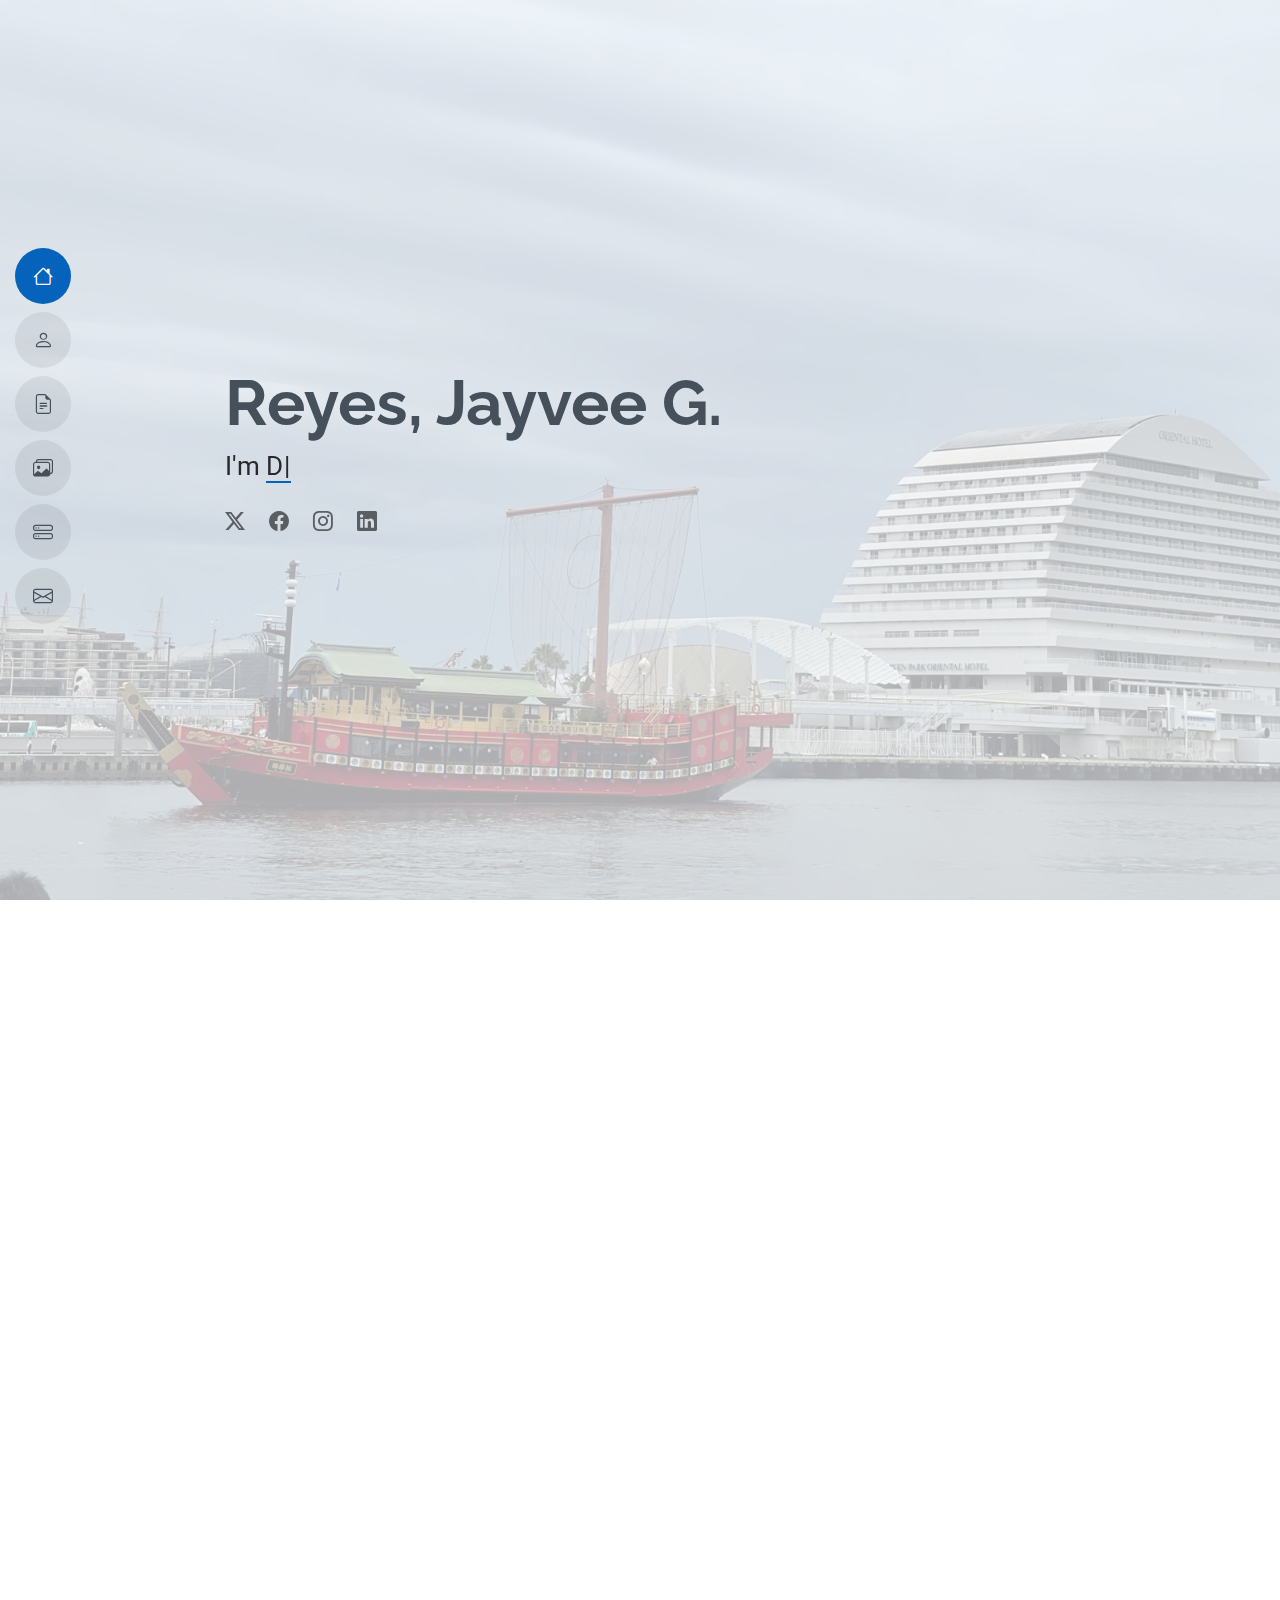
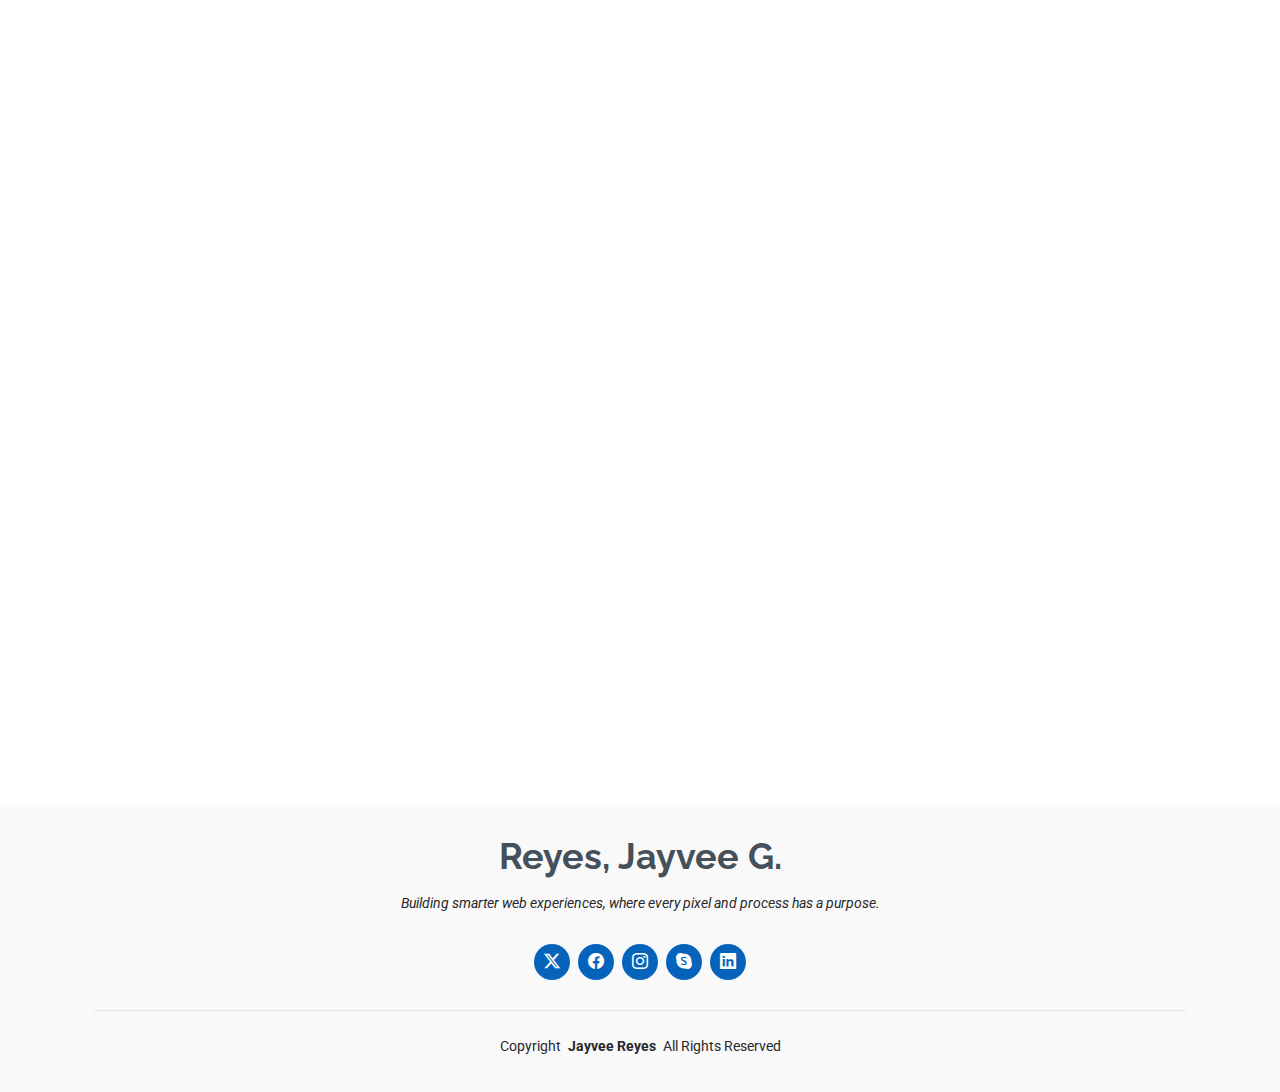
<file: index.html>
<!DOCTYPE html>
<html lang="en">

<head>
  <meta charset="utf-8">
  <meta content="width=device-width, initial-scale=1.0" name="viewport">
  <title>Reyes, Jayvee G. Portfolio</title>
  <meta content="" name="description">
  <meta content="" name="keywords">

  <!-- Favicons -->
  <link href="assets/img/favicon.jpg" rel="icon">
  <link href="assets/img/apple-touch-icon.jpg" rel="apple-touch-icon">

  <!-- Fonts -->
  <link href="https://fonts.googleapis.com" rel="preconnect">
  <link href="https://fonts.gstatic.com" rel="preconnect" crossorigin>
  <link href="https://fonts.googleapis.com/css2?family=Roboto:ital,wght@0,100;0,300;0,400;0,500;0,700;0,900;1,100;1,300;1,400;1,500;1,700;1,900&family=Poppins:ital,wght@0,100;0,200;0,300;0,400;0,500;0,600;0,700;0,800;0,900;1,100;1,200;1,300;1,400;1,500;1,600;1,700;1,800;1,900&family=Raleway:ital,wght@0,100;0,200;0,300;0,400;0,500;0,600;0,700;0,800;0,900;1,100;1,200;1,300;1,400;1,500;1,600;1,700;1,800;1,900&display=swap" rel="stylesheet">

  <!-- Vendor CSS Files -->
  <link href="assets/vendor/bootstrap/css/bootstrap.min.css" rel="stylesheet">
  <link href="assets/vendor/bootstrap-icons/bootstrap-icons.css" rel="stylesheet">
  <link href="assets/vendor/aos/aos.css" rel="stylesheet">
  <link href="assets/vendor/glightbox/css/glightbox.min.css" rel="stylesheet">
  <link href="assets/vendor/swiper/swiper-bundle.min.css" rel="stylesheet">

  <!-- Main CSS File -->
  <link href="assets/css/main.css" rel="stylesheet">

  <!-- =======================================================
  * Template Name: MyResume
  * Template URL: https://bootstrapmade.com/free-html-bootstrap-template-my-resume/
  * Updated: Jun 29 2024 with Bootstrap v5.3.3
  * Author: BootstrapMade.com
  * License: https://bootstrapmade.com/license/
  ======================================================== -->
</head>


<body class="index-page">

  <header id="header" class="header d-flex flex-column justify-content-center">

    <i class="header-toggle d-xl-none bi bi-list"></i>

    <nav id="navmenu" class="navmenu">
      <ul>
        <li><a href="#hero" class="active"><i class="bi bi-house navicon"></i><span>Home</span></a></li>
        <li><a href="#about"><i class="bi bi-person navicon"></i><span>About</span></a></li>
        <li><a href="#resume"><i class="bi bi-file-earmark-text navicon"></i><span>Resume</span></a></li>
        <li><a href="#portfolio"><i class="bi bi-images navicon"></i><span>Portfolio</span></a></li>
        <li><a href="#services"><i class="bi bi-hdd-stack navicon"></i><span>Services</span></a></li>
        <li><a href="#contact"><i class="bi bi-envelope navicon"></i><span>Contact</span></a></li>
      </ul>
    </nav>

  </header>

  <main class="main">

    <!-- Hero Section -->
    <section id="hero" class="hero section light-background">

      <img src="assets/img/hero-bg.jpg" alt="">

      <div class="container" data-aos="zoom-out">
        <div class="row justify-content-center">
          <div class="col-lg-9">
            <h2>Reyes, Jayvee G.</h2>
            <p>I'm <span class="typed" data-typed-items="Developer, Freelancer">Freelancer</span><span class="typed-cursor typed-cursor--blink" aria-hidden="true"></span></p>
            <div class="social-links">
              <a href="#"><i class="bi bi-twitter-x"></i></a>
              <a href="#"><i class="bi bi-facebook"></i></a>
              <a href="#"><i class="bi bi-instagram"></i></a>
              <a href="#"><i class="bi bi-linkedin"></i></a>
            </div>
          </div>
        </div>
      </div>

    </section><!-- /Hero Section -->

    <!-- About Section -->
    <section id="about" class="about section">

      <!-- Section Title -->
      <div class="container section-title" data-aos="fade-up">
        <h2>About</h2>
        <p>Computer Science undergraduate with practical experience in full-stack web development. Skilled in designing user-friendly, responsive interfaces using HTML, CSS, Bootstrap, and JavaScript. Backend expertise includes PHP and MySQL, supporting dynamic content with frameworks such as CI4, JQuery, and bootstrap, form handling, and secure session management.
        Collaborative, detail-oriented, and focused on building scalable, maintainable applications with a clean codebase and intuitive user interfaces.
        </p>
      </div><!-- End Section Title -->

      <div class="container" data-aos="fade-up" data-aos-delay="100">

        <div class="row gy-4 justify-content-center">
          <div class="col-lg-4">
            <img src="assets/img/profile-img.jpg" class="img-fluid" alt="">
          </div>
          <div class="col-lg-8 content">
            <h2>UI/UX Designer &amp; Web Developer.</h2>
            <p class="fst-italic py-3">
              Presented below is a comprehensive overview of my personal information, provided for your reference and consideration.
            </p>
            <div class="row">
              <div class="col-lg-6">
                <ul>
                  <li><i class="bi bi-chevron-right"></i> <strong>Birthday:</strong> <span>28 June 2005</span></li>
                  <li><i class="bi bi-chevron-right"></i> <strong>Phone:</strong> <span>----------------</span></li>
                  <li><i class="bi bi-chevron-right"></i> <strong>City:</strong> <span>Sto.Tomas, La Union</span></li>
                  <li><i class="bi bi-chevron-right"></i> <strong>Age:</strong> <span>20</span></li>
                </ul>
              </div>
              <div class="col-lg-6">
                <ul>
                  <li><i class="bi bi-chevron-right"></i> <strong>Degree:</strong> <span>BS in Computer Science (Undergradute)</span></li>
                  <li><i class="bi bi-chevron-right"></i> <strong>Email:</strong> <span>jayveegenetareyes@gmail.com</span></li>
                  <li><i class="bi bi-chevron-right"></i> <strong>Employment Availability:</strong> <span>Currently Available</span></li>
                </ul>
              </div>
            </div>
            <p class="py-3">
              <!-- Officiis eligendi itaque labore et dolorum mollitia officiis optio vero. Quisquam sunt adipisci omnis et ut. Nulla accusantium dolor incidunt officia tempore. Et eius omnis.
              Cupiditate ut dicta maxime officiis quidem quia. Sed et consectetur qui quia repellendus itaque neque. -->
            </p>
          </div>
        </div>

      </div>

    </section><!-- /About Section -->

    <!-- Skills Section -->
    <section id="skills" class="skills section">

      <!-- Section Title -->
      <div class="container section-title" data-aos="fade-up">
        <h2>Skills</h2>
        <p>Outlined below is a comprehensive list of my professional skills, offered to provide insight into my qualifications and areas of expertise.</p>
      </div><!-- End Section Title -->

      <div class="container" data-aos="fade-up" data-aos-delay="100">

        <div class="row skills-content skills-animation">

          <div class="col-lg-6">

            <div class="progress">
              <span class="skill"><span>HTML</span> <i class="val">100%</i></span>
              <div class="progress-bar-wrap">
                <div class="progress-bar" role="progressbar" aria-valuenow="100" aria-valuemin="0" aria-valuemax="100"></div>
              </div>
            </div><!-- End Skills Item -->

            <div class="progress">
              <span class="skill"><span>CSS</span> <i class="val">90%</i></span>
              <div class="progress-bar-wrap">
                <div class="progress-bar" role="progressbar" aria-valuenow="90" aria-valuemin="0" aria-valuemax="100"></div>
              </div>
            </div><!-- End Skills Item -->

            <div class="progress">
              <span class="skill"><span>JavaScript</span> <i class="val">75%</i></span>
              <div class="progress-bar-wrap">
                <div class="progress-bar" role="progressbar" aria-valuenow="75" aria-valuemin="0" aria-valuemax="100"></div>
              </div>
            </div><!-- End Skills Item -->

            <div class="progress">
              <span class="skill"><span>SQL</span> <i class="val">60%</i></span>
              <div class="progress-bar-wrap">
                <div class="progress-bar" role="progressbar" aria-valuenow="60" aria-valuemin="0" aria-valuemax="100"></div>
              </div>
            </div><!-- End Skills Item -->

          </div>

          <div class="col-lg-6">

            <div class="progress">
              <span class="skill"><span>PHP</span> <i class="val">90%</i></span>
              <div class="progress-bar-wrap">
                <div class="progress-bar" role="progressbar" aria-valuenow="90" aria-valuemin="0" aria-valuemax="100"></div>
              </div>
            </div><!-- End Skills Item -->

            <div class="progress">
              <span class="skill"><span>Codeigniter</span> <i class="val">90%</i></span>
              <div class="progress-bar-wrap">
                <div class="progress-bar" role="progressbar" aria-valuenow="90" aria-valuemin="0" aria-valuemax="100"></div>
              </div>
            </div><!-- End Skills Item -->

            <div class="progress">
              <span class="skill"><span>JQuery</span> <i class="val">70%</i></span>
              <div class="progress-bar-wrap">
                <div class="progress-bar" role="progressbar" aria-valuenow="90" aria-valuemin="0" aria-valuemax="100"></div>
              </div>
            </div><!-- End Skills Item -->

          </div>

        </div>

      </div>

    </section><!-- /Skills Section -->

    <!-- Resume Section -->
    <section id="resume" class="resume section">

      <!-- Section Title -->
      <div class="container section-title" data-aos="fade-up">
        <h2>Resume</h2>
        <p>For additional context and a detailed overview of my professional background, please refer to the résumé below.</p>
      </div><!-- End Section Title -->

      <div class="container">

        <div class="row">

          <div class="col-lg-6" data-aos="fade-up" data-aos-delay="100">
            <h3 class="resume-title">Summary</h3>

            <div class="resume-item pb-0">
              <h4>Reyes, Jayvee G.</h4>
              <p><em>Computer Science undergraduate with experience in full-stack web development. Skilled in responsive UI design, dynamic PHP/MySQL integration, and enhancing UX with SweetAlert, localStorage, and CSS transitions.</em></p>
              <ul>
                <li>Sto.Tomas, La Union</li>
                <li>-----------------</li>
                <li>jayveegenetareyes@gmail.com</li>
              </ul>
            </div><!-- End Resume Item -->

            <h3 class="resume-title">Education</h3>
            <div class="resume-item">
              <h4>Bachelor of Science in Computer Science</h4>
              <h5>2023 - Present</h5>
              <p><em>Don Mariano Marcos Memorial State University - South La Union Campus</em></p>
              <p>Studying Computer Science at DMMMSU–South La Union Campus in the Philippines, I’ve gained a strong foundation in algorithmic thinking, software development, and computing solutions. The program emphasizes practical skills in designing and implementing efficient, user-centered applications across platforms.</p>
            </div><!-- Edn Resume Item -->

          </div>

          <div class="col-lg-6" data-aos="fade-up" data-aos-delay="200">
            <h3 class="resume-title">Professional Experience</h3>
            <div class="resume-item">
              <h4>WEB DEVELOPMENT</h4>
              <h5>2024 - Present</h5>
              <ul>
                <li>Developed and maintained dynamic, responsive websites for a diverse range of clients, leveraging extensive knowledge in web technologies such as Java, JavaScript, PHP, CSS, and HTML.</li>
                <li>Collaborated closely with clients to understand their needs and translate them into functional, visually appealing websites.</li>
                <li>Managed all aspects of the web development lifecycle, from initial design concepts to final deployment and ongoing maintenance.</li>
                <li>Demonstrated proficiency in troubleshooting, debugging, and optimizing web applications to ensure seamless performance and user experience. </li>
                <li>Built and integrated custom features, implemented database connectivity, and ensured cross-browser compatibility. </li>
                <li>Consistently delivered projects on time and within budget, earning positive feedback for technical expertise, creativity, and professionalism.</li>

              </ul>
            </div><!-- Edn Resume Item -->

            <div class="resume-item">
              <h4>DATABASE MANAGEMENT</h4>
              <h5>2024 - Present</h5>
              <ul>
                <li>Managed and maintained databases using MySQL, ensuring data integrity and security. </li>
                <li>Leveraged extensive knowledge in SQL queries to optimize database performance. </li>
                <li>Developed, implemented, and maintained complex SQL queries to support data retrieval, manipulation, and reporting needs. </li>
                <li>Designed and managed relational database schemas to support various applications and business requirements. </li>
                <li>Consistently delivered projects on time and within budget, earning positive feedback for technical expertise, problem-solving skills, and professionalism.</li>

              </ul>
            </div><!-- Edn Resume Item -->

          </div>

        </div>

      </div>

    </section><!-- /Resume Section -->

    <!-- Portfolio Section -->
    <section id="portfolio" class="portfolio section">

      <!-- Section Title -->
      <div class="container section-title" data-aos="fade-up">
        <h2>Portfolio</h2>
        <p>Below are some of the web projects I've built using HTML, CSS, JavaScript, PHP, and MySQL, each one crafted with responsive layouts, dynamic interactivity, and secure database integration for storing and managing data efficiently
        </p>
      </div><!-- End Section Title -->

      <div class="container">

        <div class="isotope-layout" data-default-filter="*" data-layout="masonry" data-sort="original-order">

          <ul class="portfolio-filters isotope-filters" data-aos="fade-up" data-aos-delay="100">
            <li data-filter="*" class="filter-active">All</li>
            <li data-filter=".filter-web">Web-Development</li>
            <li data-filter=".filter-product">Landing Page</li>
            <li data-filter=".filter-branding">Simple Web</li>
          </ul><!-- End Portfolio Filters -->

          <div class="row gy-4 isotope-container" data-aos="fade-up" data-aos-delay="200">

            <div class="col-lg-4 col-md-6 portfolio-item isotope-item filter-web">
              <img src="assets/img/masonry-portfolio/portfolio-1.png" class="img-fluid" alt="">
              <div class="portfolio-info">
                <h4>Cogentrix Landing Page</h4>
                <p>Landing Page for an Educational Website</p>
                <a href="assets/img/masonry-portfolio/portfolio-1.jpg" title="Cogentrix_Landing_Page" data-gallery="portfolio-gallery-app" class="glightbox preview-link"><i class="bi bi-zoom-in"></i></a>
                <a href="portfolio/cogentrix-landing-page.html" title="More Details" class="details-link"><i class="bi bi-link-45deg"></i></a>
              </div>
            </div><!-- End Portfolio Item -->

            <div class="col-lg-4 col-md-6 portfolio-item isotope-item filter-product">
              <img src="assets/img/masonry-portfolio/portfolio-2.png" class="img-fluid" alt="">
              <div class="portfolio-info">
                <h4>POS Website</h4>
                <p>E-Commerce Website for Inventory and Sales Tracking</p>
                <a href="assets/img/masonry-portfolio/portfolio-2.png" title="Product 1" data-gallery="portfolio-gallery-product" class="glightbox preview-link"><i class="bi bi-zoom-in"></i></a>
                <a href="portfolio/pos-website.html" title="More Details" class="details-link"><i class="bi bi-link-45deg"></i></a>
              </div>
            </div><!-- End Portfolio Item -->


          </div><!-- End Portfolio Container -->

        </div>

      </div>

    </section><!-- /Portfolio Section -->

    <!-- Services Section -->
    <section id="services" class="services section">

      <!-- Section Title -->
      <div class="container section-title" data-aos="fade-up">
        <h2>Services</h2>
        <p>For more details and clarifications, here is a quick overview of the services I currently provide</p>
      </div><!-- End Section Title -->

      <div class="container">

        <div class="row gy-4">

          <div class="col-lg-4 col-md-6" data-aos="fade-up" data-aos-delay="100">
            <div class="service-item item-cyan position-relative">
              <div class="icon">
                <svg width="100" height="100" viewBox="0 0 600 600" xmlns="http://www.w3.org/2000/svg">
                  <path stroke="none" stroke-width="0" fill="#f5f5f5" d="M300,521.0016835830174C376.1290562159157,517.8887921683347,466.0731472004068,529.7835943286574,510.70327084640275,468.03025145048787C554.3714126377745,407.6079735673963,508.03601936045806,328.9844924480964,491.2728898941984,256.3432110539036C474.5976632858925,184.082847569629,479.9380746630129,96.60480741107993,416.23090153303,58.64404602377083C348.86323505073057,18.502131276798302,261.93793281208167,40.57373210992963,193.5410806939664,78.93577620505333C130.42746243093433,114.334589627462,98.30271207620316,179.96522072025542,76.75703585869454,249.04625023123273C51.97151888228291,328.5150500222984,13.704378332031375,421.85034740162234,66.52175969318436,486.19268352777647C119.04800174914682,550.1803526380478,217.28368757567262,524.383925680826,300,521.0016835830174"></path>
                </svg>
                <i class="bi bi-activity"></i>
              </div>
              <a href="service-details.html" class="stretched-link">
                <h3>Nesciunt Mete</h3>
              </a>
              <p>Provident nihil minus qui consequatur non omnis maiores. Eos accusantium minus dolores iure perferendis tempore et consequatur.</p>
              <a href="service-details.html" class="stretched-link"></a>
            </div>
          </div><!-- End Service Item -->

          <div class="col-lg-4 col-md-6" data-aos="fade-up" data-aos-delay="200">
            <div class="service-item item-orange position-relative">
              <div class="icon">
                <svg width="100" height="100" viewBox="0 0 600 600" xmlns="http://www.w3.org/2000/svg">
                  <path stroke="none" stroke-width="0" fill="#f5f5f5" d="M300,582.0697525312426C382.5290701553225,586.8405444964366,449.9789794690241,525.3245884688669,502.5850820975895,461.55621195738473C556.606425686781,396.0723002908107,615.8543463187945,314.28637112970534,586.6730223649479,234.56875336149918C558.9533121215079,158.8439757836574,454.9685369536778,164.00468322053177,381.49747125262974,130.76875717737553C312.15926192815925,99.40240125094834,248.97055460311594,18.661163978235184,179.8680185752513,50.54337015887873C110.5421016452524,82.52863877960104,119.82277516462835,180.83849132639028,109.12597500060166,256.43424936330496C100.08760227029461,320.3096726198365,92.17705696193138,384.0621239912766,124.79988738764834,439.7174275375508C164.83382741302287,508.01625554203684,220.96474134820875,577.5009287672846,300,582.0697525312426"></path>
                </svg>
                <i class="bi bi-broadcast"></i>
              </div>
              <a href="service-details.html" class="stretched-link">
                <h3>Eosle Commodi</h3>
              </a>
              <p>Ut autem aut autem non a. Sint sint sit facilis nam iusto sint. Libero corrupti neque eum hic non ut nesciunt dolorem.</p>
              <a href="service-details.html" class="stretched-link"></a>
            </div>
          </div><!-- End Service Item -->

          <div class="col-lg-4 col-md-6" data-aos="fade-up" data-aos-delay="300">
            <div class="service-item item-teal position-relative">
              <div class="icon">
                <svg width="100" height="100" viewBox="0 0 600 600" xmlns="http://www.w3.org/2000/svg">
                  <path stroke="none" stroke-width="0" fill="#f5f5f5" d="M300,541.5067337569781C382.14930387511276,545.0595476570109,479.8736841581634,548.3450877840088,526.4010558755058,480.5488172755941C571.5218469581645,414.80211281144784,517.5187510058486,332.0715597781072,496.52539010469104,255.14436215662573C477.37192572678356,184.95920475031193,473.57363656557914,105.61284051026155,413.0603344069578,65.22779650032875C343.27470386102294,18.654635553484475,251.2091493199835,5.337323636656869,175.0934190732945,40.62881213300186C97.87086631185822,76.43348514350839,51.98124368387456,156.15599469081315,36.44837278890362,239.84606092416172C21.716077023791087,319.22268207091537,43.775223500013084,401.1760424656574,96.891909868211,461.97329694683043C147.22146801428983,519.5804099606455,223.5754009179313,538.201503339737,300,541.5067337569781"></path>
                </svg>
                <i class="bi bi-easel"></i>
              </div>
              <a href="service-details.html" class="stretched-link">
                <h3>Ledo Markt</h3>
              </a>
              <p>Ut excepturi voluptatem nisi sed. Quidem fuga consequatur. Minus ea aut. Vel qui id voluptas adipisci eos earum corrupti.</p>
              <a href="service-details.html" class="stretched-link"></a>
            </div>
          </div><!-- End Service Item -->

          <div class="col-lg-4 col-md-6" data-aos="fade-up" data-aos-delay="400">
            <div class="service-item item-red position-relative">
              <div class="icon">
                <svg width="100" height="100" viewBox="0 0 600 600" xmlns="http://www.w3.org/2000/svg">
                  <path stroke="none" stroke-width="0" fill="#f5f5f5" d="M300,503.46388370962813C374.79870501325706,506.71871716319447,464.8034551963731,527.1746412648533,510.4981551193396,467.86667711651364C555.9287308511215,408.9015244558933,512.6030010748507,327.5744911775523,490.211057578863,256.5855673507754C471.097692560561,195.9906835881958,447.69079081568157,138.11976852964426,395.19560036434837,102.3242989838813C329.3053358748298,57.3949838291264,248.02791733380457,8.279543830951368,175.87071277845988,42.242879143198664C103.41431057327972,76.34704239035025,93.79494320519305,170.9812938413882,81.28167332365135,250.07896920659033C70.17666984294237,320.27484674793965,64.84698225790005,396.69656628748305,111.28512138212992,450.4950937839243C156.20124167950087,502.5303643271138,231.32542653798444,500.4755392045468,300,503.46388370962813"></path>
                </svg>
                <i class="bi bi-bounding-box-circles"></i>
              </div>
              <a href="service-details.html" class="stretched-link">
                <h3>Asperiores Commodit</h3>
              </a>
              <p>Non et temporibus minus omnis sed dolor esse consequatur. Cupiditate sed error ea fuga sit provident adipisci neque.</p>
              <a href="service-details.html" class="stretched-link"></a>
            </div>
          </div><!-- End Service Item -->

          <div class="col-lg-4 col-md-6" data-aos="fade-up" data-aos-delay="500">
            <div class="service-item item-indigo position-relative">
              <div class="icon">
                <svg width="100" height="100" viewBox="0 0 600 600" xmlns="http://www.w3.org/2000/svg">
                  <path stroke="none" stroke-width="0" fill="#f5f5f5" d="M300,532.3542879108572C369.38199826031484,532.3153073249985,429.10787420159085,491.63046689027357,474.5244479745417,439.17860296908856C522.8885846962883,383.3225815378663,569.1668002868075,314.3205725914397,550.7432151929288,242.7694973846089C532.6665558377875,172.5657663291529,456.2379748765914,142.6223662098291,390.3689995646985,112.34683881706744C326.66090330228417,83.06452184765237,258.84405631176094,53.51806209861945,193.32584062364296,78.48882559362697C121.61183558270385,105.82097193414197,62.805066853699245,167.19869350419734,48.57481801355237,242.6138429142374C34.843463184063346,315.3850353017275,76.69343916112496,383.4422959591041,125.22947124332185,439.3748458443577C170.7312796277747,491.8107796887764,230.57421082200815,532.3932930995766,300,532.3542879108572"></path>
                </svg>
                <i class="bi bi-calendar4-week icon"></i>
              </div>
              <a href="service-details.html" class="stretched-link">
                <h3>Velit Doloremque</h3>
              </a>
              <p>Cumque et suscipit saepe. Est maiores autem enim facilis ut aut ipsam corporis aut. Sed animi at autem alias eius labore.</p>
              <a href="service-details.html" class="stretched-link"></a>
            </div>
          </div><!-- End Service Item -->

          <div class="col-lg-4 col-md-6" data-aos="fade-up" data-aos-delay="600">
            <div class="service-item item-pink position-relative">
              <div class="icon">
                <svg width="100" height="100" viewBox="0 0 600 600" xmlns="http://www.w3.org/2000/svg">
                  <path stroke="none" stroke-width="0" fill="#f5f5f5" d="M300,566.797414625762C385.7384707136149,576.1784315230908,478.7894351017131,552.8928747891023,531.9192734346935,484.94944893311C584.6109503024035,417.5663521118492,582.489472248146,322.67544863468447,553.9536738515405,242.03673114598146C529.1557734026468,171.96086150256528,465.24506316201064,127.66468636344209,395.9583748389544,100.7403814666027C334.2173773831606,76.7482773500951,269.4350130405921,84.62216499799875,207.1952322260088,107.2889140133804C132.92018162631612,134.33871894543012,41.79353780512637,160.00259165414826,22.644507872594943,236.69541883565114C3.319112789854554,314.0945973066697,72.72355303640163,379.243833228382,124.04198916343866,440.3218312028393C172.9286146004772,498.5055451809895,224.45579914871206,558.5317968840102,300,566.797414625762"></path>
                </svg>
                <i class="bi bi-chat-square-text"></i>
              </div>
              <a href="service-details.html" class="stretched-link">
                <h3>Dolori Architecto</h3>
              </a>
              <p>Hic molestias ea quibusdam eos. Fugiat enim doloremque aut neque non et debitis iure. Corrupti recusandae ducimus enim.</p>
              <a href="service-details.html" class="stretched-link"></a>
            </div>
          </div><!-- End Service Item -->

        </div>

      </div>

    </section><!-- /Services Section -->

    <!-- Contact Section -->
    <section id="contact" class="contact section">

      <!-- Section Title -->
      <div class="container section-title" data-aos="fade-up">
        <h2>Contact</h2>
        <p>If you're interested in collaborating or exploring how my web development services can support your project goals, please feel free to reach out to me at any time! I'm always open to discussing opportunities and finding solutions that align with your vision</p>
      </div><!-- End Section Title -->

      <div class="container" data-aos="fade" data-aos-delay="100">

        <div class="row gy-4">

          <div class="col-lg-4">
            <div class="info-item d-flex" data-aos="fade-up" data-aos-delay="200">
              <i class="bi bi-geo-alt flex-shrink-0"></i>
              <div>
                <h3>Address</h3>
                <p>---------------------</p>
              </div>
            </div><!-- End Info Item -->

            <div class="info-item d-flex" data-aos="fade-up" data-aos-delay="300">
              <i class="bi bi-telephone flex-shrink-0"></i>
              <div>
                <h3>Call Me</h3>
                <p>---------------------</p>
              </div>
            </div><!-- End Info Item -->

            <div class="info-item d-flex" data-aos="fade-up" data-aos-delay="400">
              <i class="bi bi-envelope flex-shrink-0"></i>
              <div>
                <h3>Email Me</h3>
                <p>jayveegenetareyes@gmal.com</p>
              </div>
            </div><!-- End Info Item -->

          </div>

          <div class="col-lg-8">
            <form action="https://formsubmit.co/7774c319660af0f24b426ef1195dff6f" method="post" class="php-email-form" data-aos="fade-up" data-aos-delay="200">
              <div class="row gy-4">

                <div class="col-md-6">
                  <input type="text" name="name" class="form-control" placeholder="Your Name" required="">
                </div>

                <div class="col-md-6 ">
                  <input type="email" class="form-control" name="email" placeholder="Your Email" required="">
                </div>

                <div class="col-md-12">
                  <input type="text" class="form-control" name="subject" placeholder="Subject" required="">
                </div>

                <div class="col-md-12">
                  <textarea class="form-control" name="message" rows="6" placeholder="Message" required=""></textarea>
                </div>

                <div class="col-md-12 text-center">
                  <div class="loading">Loading</div>
                  <div class="error-message"></div>
                  <div class="sent-message">Your message has been sent. Thank you!</div>

                  <button type="submit">Send Message</button>
                </div>

              </div>
            </form>
          </div><!-- End Contact Form -->

        </div>

      </div>

    </section><!-- /Contact Section -->

  </main>

  <footer id="footer" class="footer position-relative light-background">
    <div class="container">
      <h3 class="sitename">Reyes, Jayvee G.</h3>
      <p>Building smarter web experiences, where every pixel and process has a purpose.</p>
      <div class="social-links d-flex justify-content-center">
        <a href=""><i class="bi bi-twitter-x"></i></a>
        <a href=""><i class="bi bi-facebook"></i></a>
        <a href=""><i class="bi bi-instagram"></i></a>
        <a href=""><i class="bi bi-skype"></i></a>
        <a href=""><i class="bi bi-linkedin"></i></a>
      </div>
      <div class="container">
        <div class="copyright">
          <span>Copyright</span> <strong class="px-1 sitename">Jayvee Reyes</strong> <span>All Rights Reserved</span>
        </div>
        <div class="credits">
          <!-- All the links in the footer should remain intact. -->
          <!-- You can delete the links only if you've purchased the pro version. -->
          <!-- Licensing information: https://bootstrapmade.com/license/ -->
          <!-- Purchase the pro version with working PHP/AJAX contact form: [buy-url] -->
          <!-- Designed by <a href="https://bootstrapmade.com/">BootstrapMade</a> Distribuited by <a href="https://themewagon.com">ThemeWagon</a> -->
        </div>
      </div>
    </div>
  </footer>

  <!-- Scroll Top -->
  <a href="#" id="scroll-top" class="scroll-top d-flex align-items-center justify-content-center"><i class="bi bi-arrow-up-short"></i></a>

  <!-- Preloader -->
  <div id="preloader"></div>

  <script src="assets/vendor/bootstrap/js/bootstrap.bundle.min.js"></script>
  <script src="assets/vendor/php-email-form/validate.js"></script>
  <script src="assets/vendor/aos/aos.js"></script>
  <script src="assets/vendor/typed.js/typed.umd.js"></script>
  <script src="assets/vendor/purecounter/purecounter_vanilla.js"></script>
  <script src="assets/vendor/waypoints/noframework.waypoints.js"></script>
  <script src="assets/vendor/glightbox/js/glightbox.min.js"></script>
  <script src="assets/vendor/imagesloaded/imagesloaded.pkgd.min.js"></script>
  <script src="assets/vendor/isotope-layout/isotope.pkgd.min.js"></script>
  <script src="assets/vendor/swiper/swiper-bundle.min.js"></script>

  <!-- Main JS File -->
  <script src="assets/js/main.js"></script>

</body>

</html>
</file>
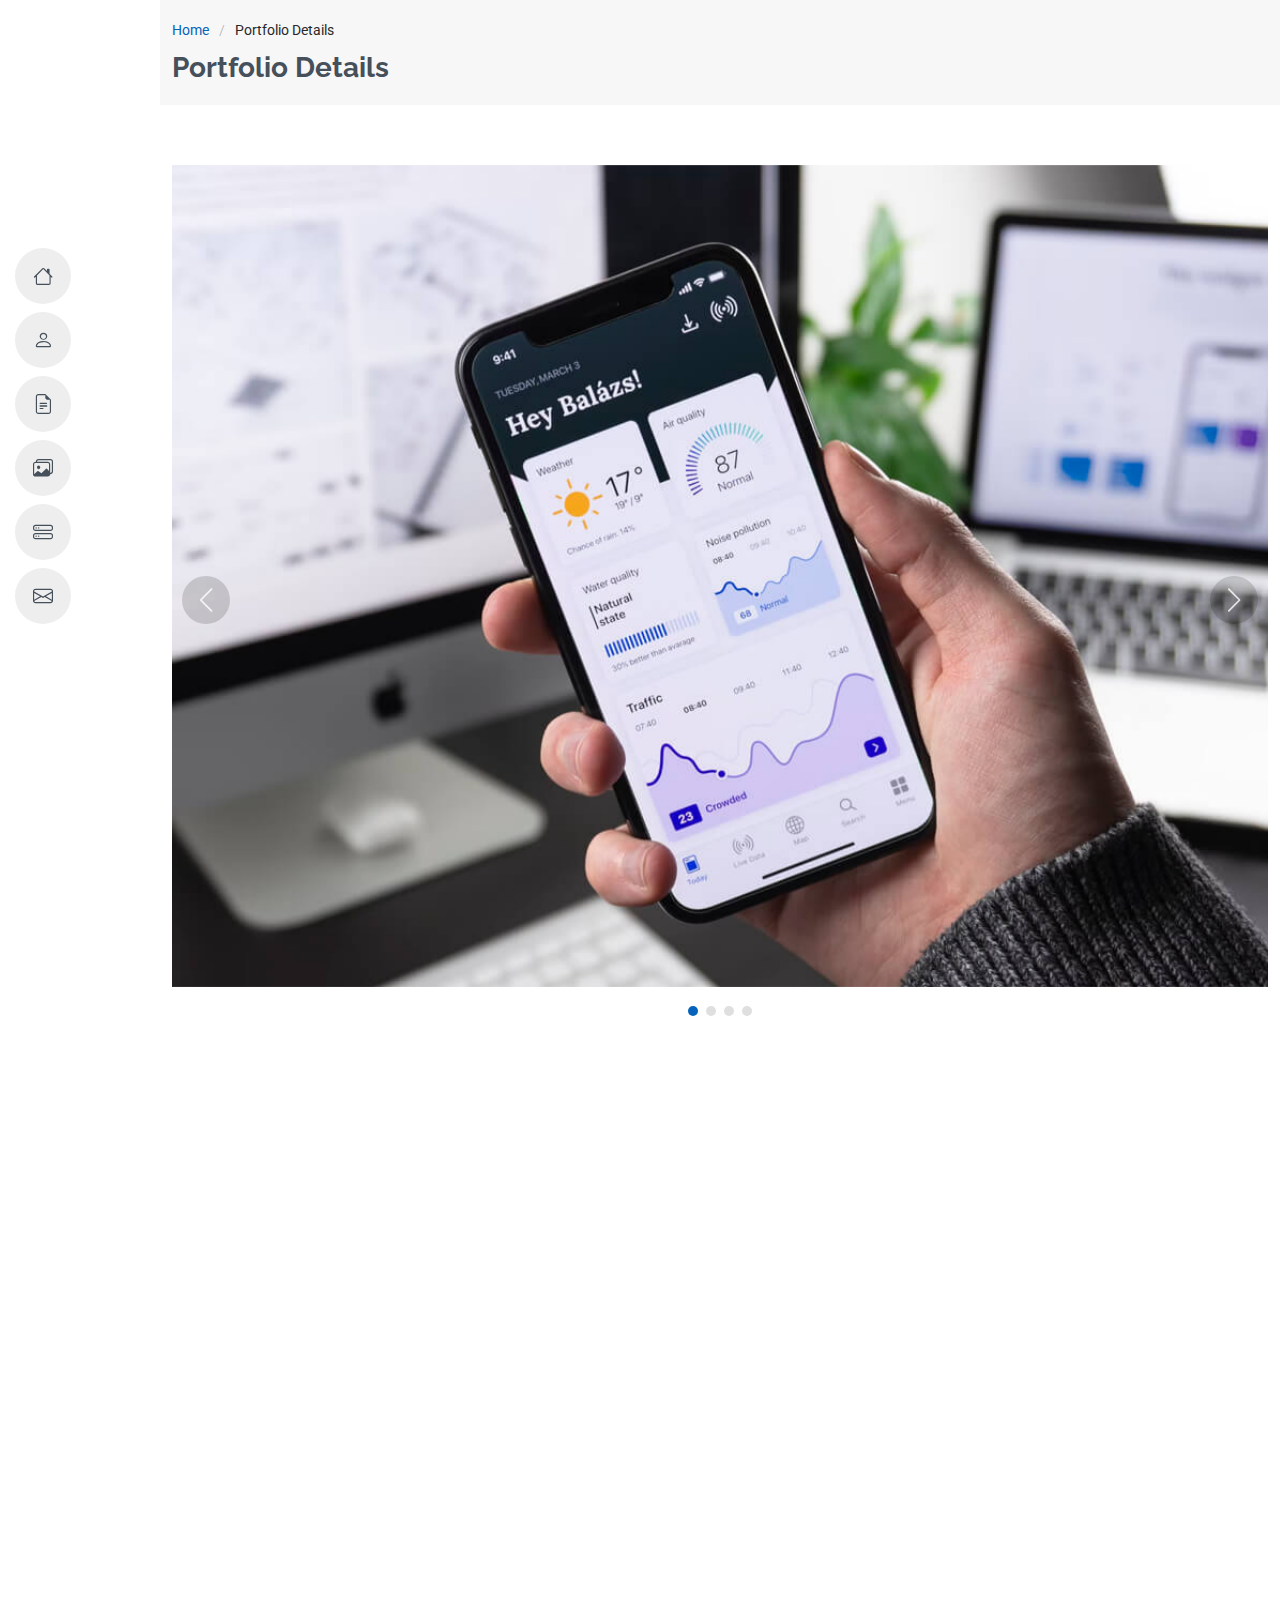
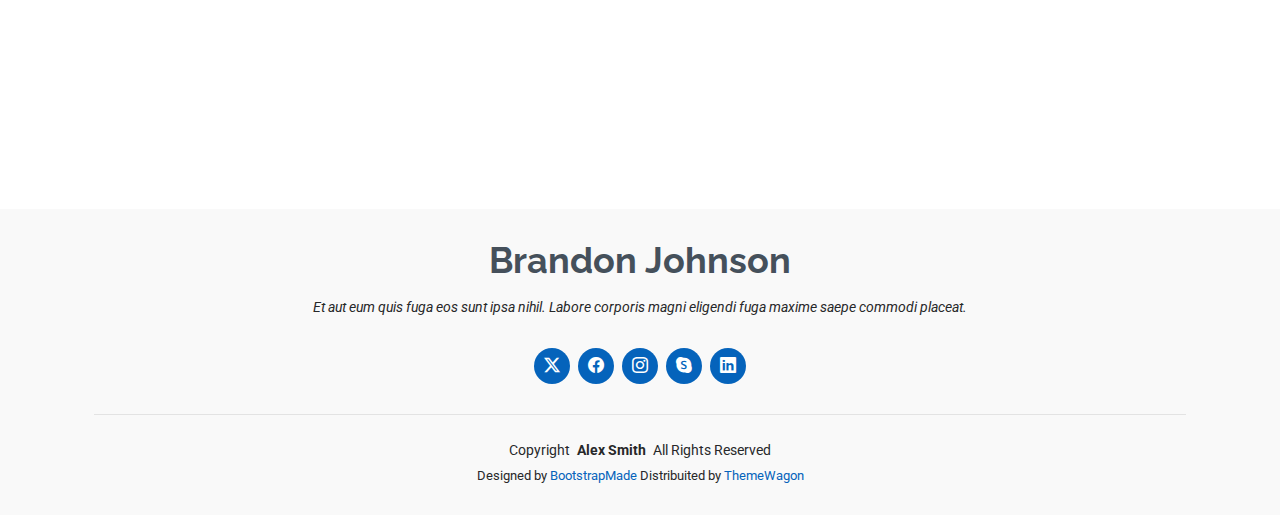
<file: portfolio-details.html>
<!DOCTYPE html>
<html lang="en">

<head>
  <meta charset="utf-8">
  <meta content="width=device-width, initial-scale=1.0" name="viewport">
  <title>Reyes, Jayvee G. Portfolio</title>
  <meta content="" name="description">
  <meta content="" name="keywords">

  <!-- Favicons -->
  <link href="assets/img/favicon.jpg" rel="icon">
  <link href="assets/img/apple-touch-icon.jpg" rel="apple-touch-icon">

  <!-- Fonts -->
  <link href="https://fonts.googleapis.com" rel="preconnect">
  <link href="https://fonts.gstatic.com" rel="preconnect" crossorigin>
  <link href="https://fonts.googleapis.com/css2?family=Roboto:ital,wght@0,100;0,300;0,400;0,500;0,700;0,900;1,100;1,300;1,400;1,500;1,700;1,900&family=Poppins:ital,wght@0,100;0,200;0,300;0,400;0,500;0,600;0,700;0,800;0,900;1,100;1,200;1,300;1,400;1,500;1,600;1,700;1,800;1,900&family=Raleway:ital,wght@0,100;0,200;0,300;0,400;0,500;0,600;0,700;0,800;0,900;1,100;1,200;1,300;1,400;1,500;1,600;1,700;1,800;1,900&display=swap" rel="stylesheet">

  <!-- Vendor CSS Files -->
  <link href="assets/vendor/bootstrap/css/bootstrap.min.css" rel="stylesheet">
  <link href="assets/vendor/bootstrap-icons/bootstrap-icons.css" rel="stylesheet">
  <link href="assets/vendor/aos/aos.css" rel="stylesheet">
  <link href="assets/vendor/glightbox/css/glightbox.min.css" rel="stylesheet">
  <link href="assets/vendor/swiper/swiper-bundle.min.css" rel="stylesheet">

  <!-- Main CSS File -->
  <link href="assets/css/main.css" rel="stylesheet">

  <!-- =======================================================
  * Template Name: MyResume
  * Template URL: https://bootstrapmade.com/free-html-bootstrap-template-my-resume/
  * Updated: Jun 29 2024 with Bootstrap v5.3.3
  * Author: BootstrapMade.com
  * License: https://bootstrapmade.com/license/
  ======================================================== -->
</head>


<body class="portfolio-details-page">

  <header id="header" class="header d-flex flex-column justify-content-center">

    <i class="header-toggle d-xl-none bi bi-list"></i>

    <nav id="navmenu" class="navmenu">
      <ul>
        <li><a href="#hero"><i class="bi bi-house navicon"></i><span>Home</span></a></li>
        <li><a href="#about"><i class="bi bi-person navicon"></i><span>About</span></a></li>
        <li><a href="#resume"><i class="bi bi-file-earmark-text navicon"></i><span>Resume</span></a></li>
        <li><a href="#portfolio"><i class="bi bi-images navicon"></i><span>Portfolio</span></a></li>
        <li><a href="#services"><i class="bi bi-hdd-stack navicon"></i><span>Services</span></a></li>
        <li><a href="#contact"><i class="bi bi-envelope navicon"></i><span>Contact</span></a></li>
      </ul>
    </nav>

  </header>

  <main class="main">

    <!-- Page Title -->
    <div class="page-title" data-aos="fade">
      <div class="container">
        <nav class="breadcrumbs">
          <ol>
            <li><a href="index.html">Home</a></li>
            <li class="current">Portfolio Details</li>
          </ol>
        </nav>
        <h1>Portfolio Details</h1>
      </div>
    </div><!-- End Page Title -->

    <!-- Portfolio Details Section -->
    <section id="portfolio-details" class="portfolio-details section">

      <div class="container" data-aos="fade-up">

        <div class="portfolio-details-slider swiper init-swiper">
          <script type="application/json" class="swiper-config">
            {
              "loop": true,
              "speed": 600,
              "autoplay": {
                "delay": 5000
              },
              "slidesPerView": "auto",
              "navigation": {
                "nextEl": ".swiper-button-next",
                "prevEl": ".swiper-button-prev"
              },
              "pagination": {
                "el": ".swiper-pagination",
                "type": "bullets",
                "clickable": true
              }
            }
          </script>
          <div class="swiper-wrapper align-items-center">

            <div class="swiper-slide">
              <img src="assets/img/portfolio/app-1.jpg" alt="">
            </div>

            <div class="swiper-slide">
              <img src="assets/img/portfolio/product-1.jpg" alt="">
            </div>

            <div class="swiper-slide">
              <img src="assets/img/portfolio/branding-1.jpg" alt="">
            </div>

            <div class="swiper-slide">
              <img src="assets/img/portfolio/books-1.jpg" alt="">
            </div>

          </div>
          <div class="swiper-button-prev"></div>
          <div class="swiper-button-next"></div>
          <div class="swiper-pagination"></div>
        </div>

        <div class="row justify-content-between gy-4 mt-4">

          <div class="col-lg-8" data-aos="fade-up">
            <div class="portfolio-description">
              <h2>This is an example of portfolio details</h2>
              <p>
                Autem ipsum nam porro corporis rerum. Quis eos dolorem eos itaque inventore commodi labore quia quia. Exercitationem repudiandae officiis neque suscipit non officia eaque itaque enim. Voluptatem officia accusantium nesciunt est omnis tempora consectetur dignissimos. Sequi nulla at esse enim cum deserunt eius.
              </p>
              <p>
                Amet consequatur qui dolore veniam voluptatem voluptatem sit. Non aspernatur atque natus ut cum nam et. Praesentium error dolores rerum minus sequi quia veritatis eum. Eos et doloribus doloremque nesciunt molestiae laboriosam.
              </p>

              <div class="testimonial-item">
                <p>
                  <i class="bi bi-quote quote-icon-left"></i>
                  <span>Export tempor illum tamen malis malis eram quae irure esse labore quem cillum quid cillum eram malis quorum velit fore eram velit sunt aliqua noster fugiat irure amet legam anim culpa.</span>
                  <i class="bi bi-quote quote-icon-right"></i>
                </p>
                <div>
                  <img src="assets/img/testimonials/testimonials-2.jpg" class="testimonial-img" alt="">
                  <h3>Sara Wilsson</h3>
                  <h4>Designer</h4>
                </div>
              </div>

              <p>
                Impedit ipsum quae et aliquid doloribus et voluptatem quasi. Perspiciatis occaecati earum et magnam animi. Quibusdam non qui ea vitae suscipit vitae sunt. Repudiandae incidunt cumque minus deserunt assumenda tempore. Delectus voluptas necessitatibus est.
              </p>

              <p>
                Sunt voluptatum sapiente facilis quo odio aut ipsum repellat debitis. Molestiae et autem libero. Explicabo et quod necessitatibus similique quis dolor eum. Numquam eaque praesentium rem et qui nesciunt.
              </p>

            </div>
          </div>

          <div class="col-lg-3" data-aos="fade-up" data-aos-delay="100">
            <div class="portfolio-info">
              <h3>Project information</h3>
              <ul>
                <li><strong>Category</strong> Web design</li>
                <li><strong>Client</strong> ASU Company</li>
                <li><strong>Project date</strong> 01 March, 2020</li>
                <li><strong>Project URL</strong> <a href="#">www.example.com</a></li>
                <li><a href="#" class="btn-visit align-self-start">Visit Website</a></li>
              </ul>
            </div>
          </div>

        </div>

      </div>

    </section><!-- /Portfolio Details Section -->

  </main>

  <footer id="footer" class="footer position-relative light-background">
    <div class="container">
      <h3 class="sitename">Brandon Johnson</h3>
      <p>Et aut eum quis fuga eos sunt ipsa nihil. Labore corporis magni eligendi fuga maxime saepe commodi placeat.</p>
      <div class="social-links d-flex justify-content-center">
        <a href=""><i class="bi bi-twitter-x"></i></a>
        <a href=""><i class="bi bi-facebook"></i></a>
        <a href=""><i class="bi bi-instagram"></i></a>
        <a href=""><i class="bi bi-skype"></i></a>
        <a href=""><i class="bi bi-linkedin"></i></a>
      </div>
      <div class="container">
        <div class="copyright">
          <span>Copyright</span> <strong class="px-1 sitename">Alex Smith</strong> <span>All Rights Reserved</span>
        </div>
        <div class="credits">
          <!-- All the links in the footer should remain intact. -->
          <!-- You can delete the links only if you've purchased the pro version. -->
          <!-- Licensing information: https://bootstrapmade.com/license/ -->
          <!-- Purchase the pro version with working PHP/AJAX contact form: [buy-url] -->
          Designed by <a href="https://bootstrapmade.com/">BootstrapMade</a> Distribuited by <a href="https://themewagon.com">ThemeWagon</a>
        </div>
      </div>
    </div>
  </footer>

  <!-- Scroll Top -->
  <a href="#" id="scroll-top" class="scroll-top d-flex align-items-center justify-content-center"><i class="bi bi-arrow-up-short"></i></a>

  <!-- Preloader -->
  <div id="preloader"></div>

  <script src="assets/vendor/bootstrap/js/bootstrap.bundle.min.js"></script>
  <script src="assets/vendor/php-email-form/validate.js"></script>
  <script src="assets/vendor/aos/aos.js"></script>
  <script src="assets/vendor/typed.js/typed.umd.js"></script>
  <script src="assets/vendor/purecounter/purecounter_vanilla.js"></script>
  <script src="assets/vendor/waypoints/noframework.waypoints.js"></script>
  <script src="assets/vendor/glightbox/js/glightbox.min.js"></script>
  <script src="assets/vendor/imagesloaded/imagesloaded.pkgd.min.js"></script>
  <script src="assets/vendor/isotope-layout/isotope.pkgd.min.js"></script>
  <script src="assets/vendor/swiper/swiper-bundle.min.js"></script>

  <!-- Main JS File -->
  <script src="assets/js/main.js"></script>

</body>

</html>
</file>
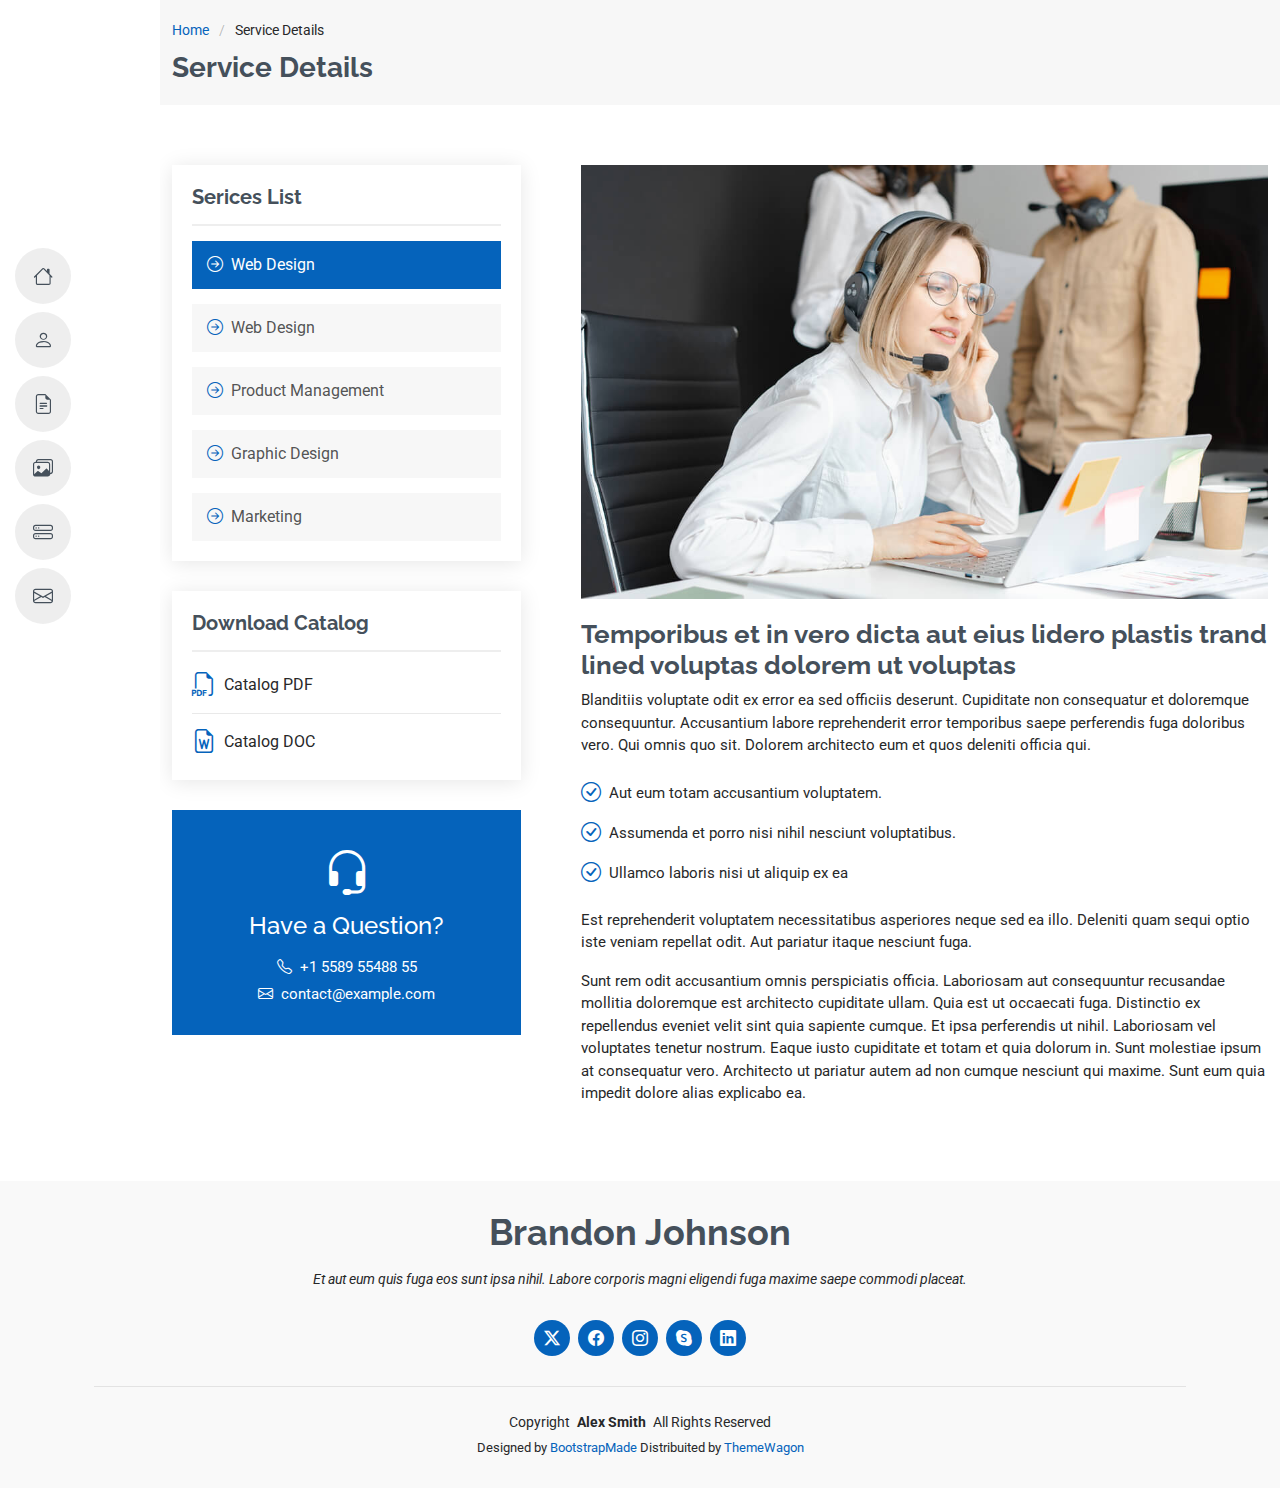
<file: service-details.html>
<!DOCTYPE html>
<html lang="en">

<head>
  <meta charset="utf-8">
  <meta content="width=device-width, initial-scale=1.0" name="viewport">
  <title>Service Details - MyResume Bootstrap Template</title>
  <meta content="" name="description">
  <meta content="" name="keywords">

  <!-- Favicons -->
  <link href="assets/img/favicon.png" rel="icon">
  <link href="assets/img/apple-touch-icon.png" rel="apple-touch-icon">

  <!-- Fonts -->
  <link href="https://fonts.googleapis.com" rel="preconnect">
  <link href="https://fonts.gstatic.com" rel="preconnect" crossorigin>
  <link href="https://fonts.googleapis.com/css2?family=Roboto:ital,wght@0,100;0,300;0,400;0,500;0,700;0,900;1,100;1,300;1,400;1,500;1,700;1,900&family=Poppins:ital,wght@0,100;0,200;0,300;0,400;0,500;0,600;0,700;0,800;0,900;1,100;1,200;1,300;1,400;1,500;1,600;1,700;1,800;1,900&family=Raleway:ital,wght@0,100;0,200;0,300;0,400;0,500;0,600;0,700;0,800;0,900;1,100;1,200;1,300;1,400;1,500;1,600;1,700;1,800;1,900&display=swap" rel="stylesheet">

  <!-- Vendor CSS Files -->
  <link href="assets/vendor/bootstrap/css/bootstrap.min.css" rel="stylesheet">
  <link href="assets/vendor/bootstrap-icons/bootstrap-icons.css" rel="stylesheet">
  <link href="assets/vendor/aos/aos.css" rel="stylesheet">
  <link href="assets/vendor/glightbox/css/glightbox.min.css" rel="stylesheet">
  <link href="assets/vendor/swiper/swiper-bundle.min.css" rel="stylesheet">

  <!-- Main CSS File -->
  <link href="assets/css/main.css" rel="stylesheet">

  <!-- =======================================================
  * Template Name: MyResume
  * Template URL: https://bootstrapmade.com/free-html-bootstrap-template-my-resume/
  * Updated: Jun 29 2024 with Bootstrap v5.3.3
  * Author: BootstrapMade.com
  * License: https://bootstrapmade.com/license/
  ======================================================== -->
</head>

<body class="service-details-page">

  <header id="header" class="header d-flex flex-column justify-content-center">

    <i class="header-toggle d-xl-none bi bi-list"></i>

    <nav id="navmenu" class="navmenu">
      <ul>
        <li><a href="index.html"><i class="bi bi-house navicon"></i><span>Home</span></a></li>
        <li><a href="#about"><i class="bi bi-person navicon"></i><span>About</span></a></li>
        <li><a href="#resume"><i class="bi bi-file-earmark-text navicon"></i><span>Resume</span></a></li>
        <li><a href="#portfolio"><i class="bi bi-images navicon"></i><span>Portfolio</span></a></li>
        <li><a href="#services"><i class="bi bi-hdd-stack navicon"></i><span>Services</span></a></li>
        <li><a href="#contact"><i class="bi bi-envelope navicon"></i><span>Contact</span></a></li>
      </ul>
    </nav>

  </header>

  <main class="main">

    <!-- Page Title -->
    <div class="page-title" data-aos="fade">
      <div class="container">
        <nav class="breadcrumbs">
          <ol>
            <li><a href="index.html">Home</a></li>
            <li class="current">Service Details</li>
          </ol>
        </nav>
        <h1>Service Details</h1>
      </div>
    </div><!-- End Page Title -->

    <!-- Service Details Section -->
    <section id="service-details" class="service-details section">

      <div class="container">

        <div class="row gy-5">

          <div class="col-lg-4" data-aos="fade-up" data-aos-delay="100">

            <div class="service-box">
              <h4>Serices List</h4>
              <div class="services-list">
                <a href="#" class="active"><i class="bi bi-arrow-right-circle"></i><span>Web Design</span></a>
                <a href="#"><i class="bi bi-arrow-right-circle"></i><span>Web Design</span></a>
                <a href="#"><i class="bi bi-arrow-right-circle"></i><span>Product Management</span></a>
                <a href="#"><i class="bi bi-arrow-right-circle"></i><span>Graphic Design</span></a>
                <a href="#"><i class="bi bi-arrow-right-circle"></i><span>Marketing</span></a>
              </div>
            </div><!-- End Services List -->

            <div class="service-box">
              <h4>Download Catalog</h4>
              <div class="download-catalog">
                <a href="#"><i class="bi bi-filetype-pdf"></i><span>Catalog PDF</span></a>
                <a href="#"><i class="bi bi-file-earmark-word"></i><span>Catalog DOC</span></a>
              </div>
            </div><!-- End Services List -->

            <div class="help-box d-flex flex-column justify-content-center align-items-center">
              <i class="bi bi-headset help-icon"></i>
              <h4>Have a Question?</h4>
              <p class="d-flex align-items-center mt-2 mb-0"><i class="bi bi-telephone me-2"></i> <span>+1 5589 55488 55</span></p>
              <p class="d-flex align-items-center mt-1 mb-0"><i class="bi bi-envelope me-2"></i> <a href="mailto:contact@example.com">contact@example.com</a></p>
            </div>

          </div>

          <div class="col-lg-8 ps-lg-5" data-aos="fade-up" data-aos-delay="200">
            <img src="assets/img/services.jpg" alt="" class="img-fluid services-img">
            <h3>Temporibus et in vero dicta aut eius lidero plastis trand lined voluptas dolorem ut voluptas</h3>
            <p>
              Blanditiis voluptate odit ex error ea sed officiis deserunt. Cupiditate non consequatur et doloremque consequuntur. Accusantium labore reprehenderit error temporibus saepe perferendis fuga doloribus vero. Qui omnis quo sit. Dolorem architecto eum et quos deleniti officia qui.
            </p>
            <ul>
              <li><i class="bi bi-check-circle"></i> <span>Aut eum totam accusantium voluptatem.</span></li>
              <li><i class="bi bi-check-circle"></i> <span>Assumenda et porro nisi nihil nesciunt voluptatibus.</span></li>
              <li><i class="bi bi-check-circle"></i> <span>Ullamco laboris nisi ut aliquip ex ea</span></li>
            </ul>
            <p>
              Est reprehenderit voluptatem necessitatibus asperiores neque sed ea illo. Deleniti quam sequi optio iste veniam repellat odit. Aut pariatur itaque nesciunt fuga.
            </p>
            <p>
              Sunt rem odit accusantium omnis perspiciatis officia. Laboriosam aut consequuntur recusandae mollitia doloremque est architecto cupiditate ullam. Quia est ut occaecati fuga. Distinctio ex repellendus eveniet velit sint quia sapiente cumque. Et ipsa perferendis ut nihil. Laboriosam vel voluptates tenetur nostrum. Eaque iusto cupiditate et totam et quia dolorum in. Sunt molestiae ipsum at consequatur vero. Architecto ut pariatur autem ad non cumque nesciunt qui maxime. Sunt eum quia impedit dolore alias explicabo ea.
            </p>
          </div>

        </div>

      </div>

    </section><!-- /Service Details Section -->

  </main>

  <footer id="footer" class="footer position-relative light-background">
    <div class="container">
      <h3 class="sitename">Brandon Johnson</h3>
      <p>Et aut eum quis fuga eos sunt ipsa nihil. Labore corporis magni eligendi fuga maxime saepe commodi placeat.</p>
      <div class="social-links d-flex justify-content-center">
        <a href=""><i class="bi bi-twitter-x"></i></a>
        <a href=""><i class="bi bi-facebook"></i></a>
        <a href=""><i class="bi bi-instagram"></i></a>
        <a href=""><i class="bi bi-skype"></i></a>
        <a href=""><i class="bi bi-linkedin"></i></a>
      </div>
      <div class="container">
        <div class="copyright">
          <span>Copyright</span> <strong class="px-1 sitename">Alex Smith</strong> <span>All Rights Reserved</span>
        </div>
        <div class="credits">
          <!-- All the links in the footer should remain intact. -->
          <!-- You can delete the links only if you've purchased the pro version. -->
          <!-- Licensing information: https://bootstrapmade.com/license/ -->
          <!-- Purchase the pro version with working PHP/AJAX contact form: [buy-url] -->
          Designed by <a href="https://bootstrapmade.com/">BootstrapMade</a> Distribuited by <a href="https://themewagon.com">ThemeWagon</a>
        </div>
      </div>
    </div>
  </footer>

  <!-- Scroll Top -->
  <a href="#" id="scroll-top" class="scroll-top d-flex align-items-center justify-content-center"><i class="bi bi-arrow-up-short"></i></a>

  <!-- Preloader -->
  <div id="preloader"></div>

  <!-- Vendor JS Files -->
  <script src="assets/vendor/bootstrap/js/bootstrap.bundle.min.js"></script>
  <script src="assets/vendor/php-email-form/validate.js"></script>
  <script src="assets/vendor/aos/aos.js"></script>
  <script src="assets/vendor/typed.js/typed.umd.js"></script>
  <script src="assets/vendor/purecounter/purecounter_vanilla.js"></script>
  <script src="assets/vendor/waypoints/noframework.waypoints.js"></script>
  <script src="assets/vendor/glightbox/js/glightbox.min.js"></script>
  <script src="assets/vendor/imagesloaded/imagesloaded.pkgd.min.js"></script>
  <script src="assets/vendor/isotope-layout/isotope.pkgd.min.js"></script>
  <script src="assets/vendor/swiper/swiper-bundle.min.js"></script>

  <!-- Main JS File -->
  <script src="assets/js/main.js"></script>

</body>

</html>
</file>
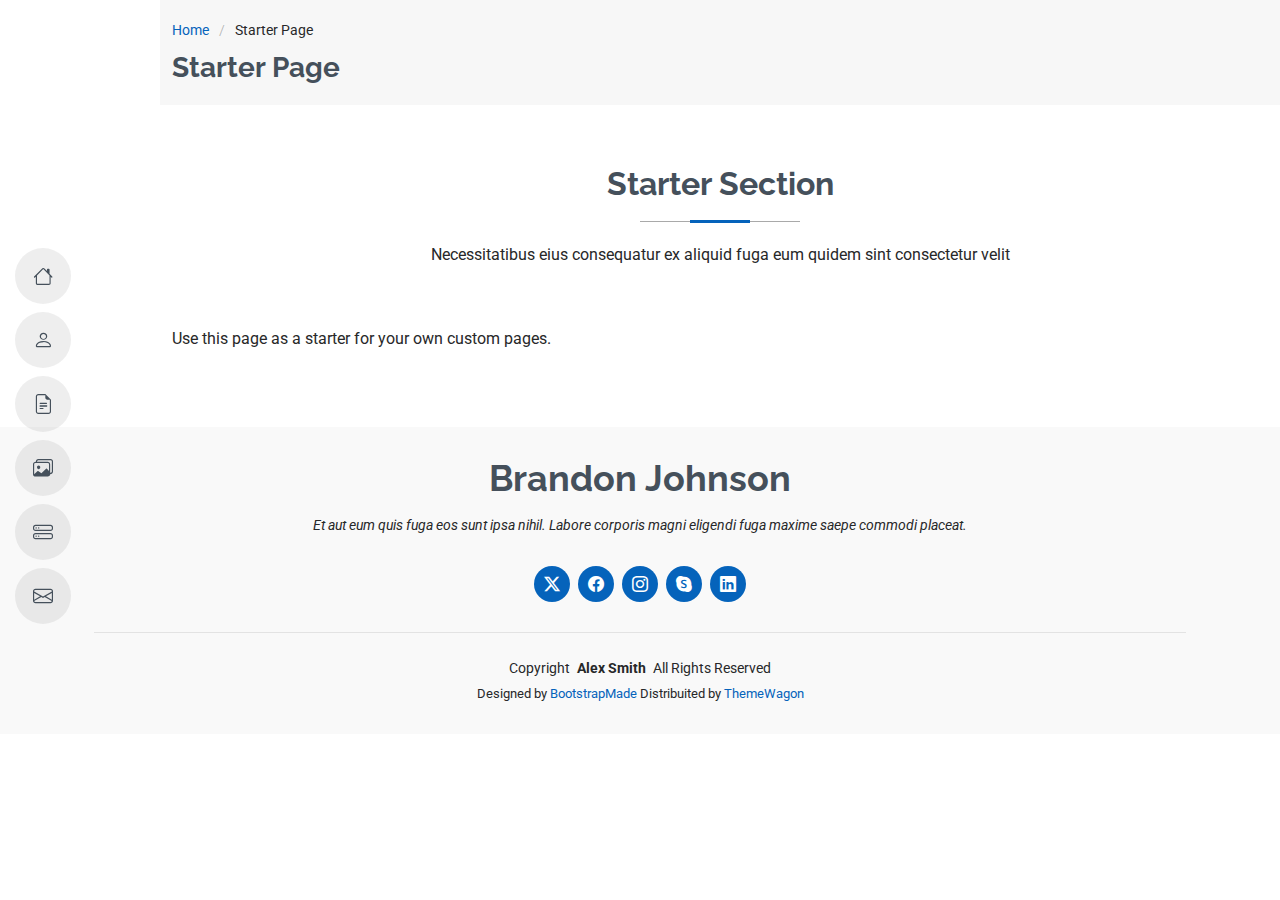
<file: starter-page.html>
<!DOCTYPE html>
<html lang="en">

<head>
  <meta charset="utf-8">
  <meta content="width=device-width, initial-scale=1.0" name="viewport">
  <title>Starter Page - MyResume Bootstrap Template</title>
  <meta content="" name="description">
  <meta content="" name="keywords">

  <!-- Favicons -->
  <link href="assets/img/favicon.png" rel="icon">
  <link href="assets/img/apple-touch-icon.png" rel="apple-touch-icon">

  <!-- Fonts -->
  <link href="https://fonts.googleapis.com" rel="preconnect">
  <link href="https://fonts.gstatic.com" rel="preconnect" crossorigin>
  <link href="https://fonts.googleapis.com/css2?family=Roboto:ital,wght@0,100;0,300;0,400;0,500;0,700;0,900;1,100;1,300;1,400;1,500;1,700;1,900&family=Poppins:ital,wght@0,100;0,200;0,300;0,400;0,500;0,600;0,700;0,800;0,900;1,100;1,200;1,300;1,400;1,500;1,600;1,700;1,800;1,900&family=Raleway:ital,wght@0,100;0,200;0,300;0,400;0,500;0,600;0,700;0,800;0,900;1,100;1,200;1,300;1,400;1,500;1,600;1,700;1,800;1,900&display=swap" rel="stylesheet">

  <!-- Vendor CSS Files -->
  <link href="assets/vendor/bootstrap/css/bootstrap.min.css" rel="stylesheet">
  <link href="assets/vendor/bootstrap-icons/bootstrap-icons.css" rel="stylesheet">
  <link href="assets/vendor/aos/aos.css" rel="stylesheet">
  <link href="assets/vendor/glightbox/css/glightbox.min.css" rel="stylesheet">
  <link href="assets/vendor/swiper/swiper-bundle.min.css" rel="stylesheet">

  <!-- Main CSS File -->
  <link href="assets/css/main.css" rel="stylesheet">

  <!-- =======================================================
  * Template Name: MyResume
  * Template URL: https://bootstrapmade.com/free-html-bootstrap-template-my-resume/
  * Updated: Jun 29 2024 with Bootstrap v5.3.3
  * Author: BootstrapMade.com
  * License: https://bootstrapmade.com/license/
  ======================================================== -->
</head>

<body class="starter-page-page">

  <header id="header" class="header d-flex flex-column justify-content-center">

    <i class="header-toggle d-xl-none bi bi-list"></i>

    <nav id="navmenu" class="navmenu">
      <ul>
        <li><a href="#hero"><i class="bi bi-house navicon"></i><span>Home</span></a></li>
        <li><a href="#about"><i class="bi bi-person navicon"></i><span>About</span></a></li>
        <li><a href="#resume"><i class="bi bi-file-earmark-text navicon"></i><span>Resume</span></a></li>
        <li><a href="#portfolio"><i class="bi bi-images navicon"></i><span>Portfolio</span></a></li>
        <li><a href="#services"><i class="bi bi-hdd-stack navicon"></i><span>Services</span></a></li>
        <li><a href="#contact"><i class="bi bi-envelope navicon"></i><span>Contact</span></a></li>
      </ul>
    </nav>

  </header>

  <main class="main">

    <!-- Page Title -->
    <div class="page-title" data-aos="fade">
      <div class="container">
        <nav class="breadcrumbs">
          <ol>
            <li><a href="index.php">Home</a></li>
            <li class="current">Starter Page</li>
          </ol>
        </nav>
        <h1>Starter Page</h1>
      </div>
    </div><!-- End Page Title -->

    <!-- Starter Section Section -->
    <section id="starter-section" class="starter-section section">

      <!-- Section Title -->
      <div class="container section-title" data-aos="fade-up">
        <h2>Starter Section</h2>
        <p>Necessitatibus eius consequatur ex aliquid fuga eum quidem sint consectetur velit</p>
      </div><!-- End Section Title -->

      <div class="container" data-aos="fade-up">
        <p>Use this page as a starter for your own custom pages.</p>
      </div>

    </section><!-- /Starter Section Section -->

  </main>

  <footer id="footer" class="footer position-relative light-background">
    <div class="container">
      <h3 class="sitename">Brandon Johnson</h3>
      <p>Et aut eum quis fuga eos sunt ipsa nihil. Labore corporis magni eligendi fuga maxime saepe commodi placeat.</p>
      <div class="social-links d-flex justify-content-center">
        <a href=""><i class="bi bi-twitter-x"></i></a>
        <a href=""><i class="bi bi-facebook"></i></a>
        <a href=""><i class="bi bi-instagram"></i></a>
        <a href=""><i class="bi bi-skype"></i></a>
        <a href=""><i class="bi bi-linkedin"></i></a>
      </div>
      <div class="container">
        <div class="copyright">
          <span>Copyright</span> <strong class="px-1 sitename">Alex Smith</strong> <span>All Rights Reserved</span>
        </div>
        <div class="credits">
          <!-- All the links in the footer should remain intact. -->
          <!-- You can delete the links only if you've purchased the pro version. -->
          <!-- Licensing information: https://bootstrapmade.com/license/ -->
          <!-- Purchase the pro version with working PHP/AJAX contact form: [buy-url] -->
          Designed by <a href="https://bootstrapmade.com/">BootstrapMade</a> Distribuited by <a href="https://themewagon.com">ThemeWagon</a>
        </div>
      </div>
    </div>
  </footer>

  <!-- Scroll Top -->
  <a href="#" id="scroll-top" class="scroll-top d-flex align-items-center justify-content-center"><i class="bi bi-arrow-up-short"></i></a>

  <!-- Preloader -->
  <div id="preloader"></div>

  <!-- Vendor JS Files -->
  <script src="assets/vendor/bootstrap/js/bootstrap.bundle.min.js"></script>
  <script src="assets/vendor/php-email-form/validate.js"></script>
  <script src="assets/vendor/aos/aos.js"></script>
  <script src="assets/vendor/typed.js/typed.umd.js"></script>
  <script src="assets/vendor/purecounter/purecounter_vanilla.js"></script>
  <script src="assets/vendor/waypoints/noframework.waypoints.js"></script>
  <script src="assets/vendor/glightbox/js/glightbox.min.js"></script>
  <script src="assets/vendor/imagesloaded/imagesloaded.pkgd.min.js"></script>
  <script src="assets/vendor/isotope-layout/isotope.pkgd.min.js"></script>
  <script src="assets/vendor/swiper/swiper-bundle.min.js"></script>

  <!-- Main JS File -->
  <script src="assets/js/main.js"></script>

</body>

</html>
</file>
<file: assets/css/main.css>
/**
* Template Name: MyResume
* Template URL: https://bootstrapmade.com/free-html-bootstrap-template-my-resume/
* Updated: Jun 29 2024 with Bootstrap v5.3.3
* Author: BootstrapMade.com
* License: https://bootstrapmade.com/license/
*/

/*--------------------------------------------------------------
# Font & Color Variables
# Help: https://bootstrapmade.com/color-system/
--------------------------------------------------------------*/
/* Fonts */
:root {
  --default-font: "Roboto",  system-ui, -apple-system, "Segoe UI", Roboto, "Helvetica Neue", Arial, "Noto Sans", "Liberation Sans", sans-serif, "Apple Color Emoji", "Segoe UI Emoji", "Segoe UI Symbol", "Noto Color Emoji";
  --heading-font: "Raleway",  sans-serif;
  --nav-font: "Poppins",  sans-serif;
}

/* Global Colors - The following color variables are used throughout the website. Updating them here will change the color scheme of the entire website */
:root { 
  --background-color: #ffffff; /* Background color for the entire website, including individual sections */
  --default-color: #272829; /* Default color used for the majority of the text content across the entire website */
  --heading-color: #45505b; /* Color for headings, subheadings and title throughout the website */
  --accent-color: #0563bb; /* Accent color that represents your brand on the website. It's used for buttons, links, and other elements that need to stand out */
  --surface-color: #ffffff; /* The surface color is used as a background of boxed elements within sections, such as cards, icon boxes, or other elements that require a visual separation from the global background. */
  --contrast-color: #ffffff; /* Contrast color for text, ensuring readability against backgrounds of accent, heading, or default colors. */
}

/* Nav Menu Colors - The following color variables are used specifically for the navigation menu. They are separate from the global colors to allow for more customization options */
:root {
  --nav-color: #45505b;  /* The default color of the main navmenu links */
  --nav-hover-color: #0563bb; /* Applied to main navmenu links when they are hovered over or active */
  --nav-mobile-background-color: #ffffff; /* Used as the background color for mobile navigation menu */
  --nav-dropdown-background-color: #ffffff; /* Used as the background color for dropdown items that appear when hovering over primary navigation items */
  --nav-dropdown-color: #212529; /* Used for navigation links of the dropdown items in the navigation menu. */
  --nav-dropdown-hover-color: #0563bb; /* Similar to --nav-hover-color, this color is applied to dropdown navigation links when they are hovered over. */
}

/* Color Presets - These classes override global colors when applied to any section or element, providing reuse of the sam color scheme. */

.light-background {
  --background-color: #f9f9f9;
  --surface-color: #ffffff;
}

.dark-background {
  --background-color: #060606;
  --default-color: #ffffff;
  --heading-color: #ffffff;
  --surface-color: #252525;
  --contrast-color: #ffffff;
}

/* Smooth scroll */
:root {
  scroll-behavior: smooth;
}

/*--------------------------------------------------------------
# General Styling & Shared Classes
--------------------------------------------------------------*/
body {
  color: var(--default-color);
  background-color: var(--background-color);
  font-family: var(--default-font);
}

a {
  color: var(--accent-color);
  text-decoration: none;
  transition: 0.3s;
}

a:hover {
  color: color-mix(in srgb, var(--accent-color), transparent 25%);
  text-decoration: none;
}

h1,
h2,
h3,
h4,
h5,
h6 {
  color: var(--heading-color);
  font-family: var(--heading-font);
}

/* PHP Email Form Messages
------------------------------*/
.php-email-form .error-message {
  display: none;
  background: #df1529;
  color: #ffffff;
  text-align: left;
  padding: 15px;
  margin-bottom: 24px;
  font-weight: 600;
}

.php-email-form .sent-message {
  display: none;
  color: #ffffff;
  background: #059652;
  text-align: center;
  padding: 15px;
  margin-bottom: 24px;
  font-weight: 600;
}

.php-email-form .loading {
  display: none;
  background: var(--surface-color);
  text-align: center;
  padding: 15px;
  margin-bottom: 24px;
}

.php-email-form .loading:before {
  content: "";
  display: inline-block;
  border-radius: 50%;
  width: 24px;
  height: 24px;
  margin: 0 10px -6px 0;
  border: 3px solid var(--accent-color);
  border-top-color: var(--surface-color);
  animation: php-email-form-loading 1s linear infinite;
}

@keyframes php-email-form-loading {
  0% {
    transform: rotate(0deg);
  }

  100% {
    transform: rotate(360deg);
  }
}

/*--------------------------------------------------------------
# Global Header
--------------------------------------------------------------*/
.header {
  color: var(--default-color);
  position: fixed;
  top: 0;
  left: 0;
  bottom: 0;
  padding: 0 15px;
  transition: all ease-in-out 0.3s;
  overflow-y: auto;
  z-index: 997;
  min-width: 200px;
}

@media (max-width: 1199px) {
  .header {
    background-color: var(--background-color);
    border-right: 1px solid color-mix(in srgb, var(--default-color), transparent 90%);
    width: 300px;
    left: -100%;
  }
}

@media (min-width: 1200px) and (max-width: 1600px) {
  .header~main {
    margin-left: 160px;
  }

  .header~main .hero {
    margin-left: -160px;
    width: 100vw;
  }
}

.header.header-show {
  left: 0;
}

.header .header-toggle {
  color: var(--contrast-color);
  background-color: var(--accent-color);
  font-size: 22px;
  display: flex;
  align-items: center;
  justify-content: center;
  width: 40px;
  height: 40px;
  border-radius: 50%;
  cursor: pointer;
  position: fixed;
  top: 15px;
  right: 15px;
  z-index: 9999;
  transition: background-color 0.3s;
}

.header .header-toggle:hover {
  color: var(--contrast-color);
  background-color: color-mix(in srgb, var(--accent-color) 90%, white 15%);
}

/*--------------------------------------------------------------
# Navigation Menu
--------------------------------------------------------------*/
.navmenu {
  padding: 0;
  z-index: 9997;
}

.navmenu ul {
  list-style: none;
  padding: 0 0 20px 0;
  margin: 0;
  width: 140px;
}

.navmenu a,
.navmenu a:focus {
  color: var(--nav-color);
  font-family: var(--nav-font);
  display: flex;
  align-items: center;
  padding: 10px 18px;
  margin-bottom: 8px;
  font-size: 15px;
  border-radius: 50px;
  background: color-mix(in srgb, var(--default-color), transparent 92%);
  height: 56px;
  width: 100%;
  overflow: hidden;
  transition: 0.3s;
}

.navmenu a i,
.navmenu a:focus i {
  font-size: 20px;
}

.navmenu a span,
.navmenu a:focus span {
  padding: 0 5px 0 7px;
}

@media (min-width: 992px) {

  .navmenu a,
  .navmenu a:focus {
    max-width: 56px;
  }

  .navmenu a span,
  .navmenu a:focus span {
    display: none;
  }
}

.navmenu a:hover,
.navmenu .active,
.navmenu .active:focus,
.navmenu li:hover>a {
  color: var(--contrast-color);
  background: var(--nav-hover-color);
}

.navmenu a:hover,
.navmenu li:hover>a {
  max-width: 100%;
  color: var(--contrast-color);
}

.navmenu a:hover span,
.navmenu li:hover>a span {
  display: block;
}

/*--------------------------------------------------------------
# Global Footer
--------------------------------------------------------------*/
.footer {
  color: var(--default-color);
  background-color: var(--background-color);
  font-size: 14px;
  text-align: center;
  padding: 30px 0;
  position: relative;
}

.footer h3 {
  font-size: 36px;
  font-weight: 700;
  position: relative;
  padding: 0;
  margin: 0 0 15px 0;
}

.footer p {
  font-size: 15;
  font-style: italic;
  padding: 0;
  margin: 0 0 30px 0;
}

.footer .social-links {
  margin: 0 0 30px 0;
}

.footer .social-links a {
  font-size: 16px;
  display: flex;
  align-items: center;
  justify-content: center;
  background: var(--accent-color);
  color: var(--contrast-color);
  line-height: 1;
  margin: 0 4px;
  border-radius: 50%;
  text-align: center;
  width: 36px;
  height: 36px;
  transition: 0.3s;
}

.footer .social-links a:hover {
  background: color-mix(in srgb, var(--accent-color), transparent 20%);
  text-decoration: none;
}

.footer .copyright {
  padding-top: 25px;
  border-top: 1px solid color-mix(in srgb, var(--default-color), transparent 90%);
}

.footer .credits {
  font-size: 13px;
  padding-top: 5px;
}

/*--------------------------------------------------------------
# Preloader
--------------------------------------------------------------*/
#preloader {
  position: fixed;
  inset: 0;
  z-index: 999999;
  overflow: hidden;
  background: var(--background-color);
  transition: all 0.6s ease-out;
}

#preloader:before {
  content: "";
  position: fixed;
  top: calc(50% - 30px);
  left: calc(50% - 30px);
  border: 6px solid #ffffff;
  border-color: var(--accent-color) transparent var(--accent-color) transparent;
  border-radius: 50%;
  width: 60px;
  height: 60px;
  animation: animate-preloader 1.5s linear infinite;
}

@keyframes animate-preloader {
  0% {
    transform: rotate(0deg);
  }

  100% {
    transform: rotate(360deg);
  }
}

/*--------------------------------------------------------------
# Scroll Top Button
--------------------------------------------------------------*/
.scroll-top {
  position: fixed;
  visibility: hidden;
  opacity: 0;
  right: 15px;
  bottom: -15px;
  z-index: 99999;
  background-color: var(--accent-color);
  width: 44px;
  height: 44px;
  border-radius: 50px;
  transition: all 0.4s;
}

.scroll-top i {
  font-size: 24px;
  color: var(--contrast-color);
  line-height: 0;
}

.scroll-top:hover {
  background-color: color-mix(in srgb, var(--accent-color), transparent 20%);
  color: var(--contrast-color);
}

.scroll-top.active {
  visibility: visible;
  opacity: 1;
  bottom: 15px;
}

/*--------------------------------------------------------------
# Disable aos animation delay on mobile devices
--------------------------------------------------------------*/
@media screen and (max-width: 768px) {
  [data-aos-delay] {
    transition-delay: 0 !important;
  }
}

/*--------------------------------------------------------------
# Global Page Titles & Breadcrumbs
--------------------------------------------------------------*/
.page-title {
  --background-color: color-mix(in srgb, var(--default-color), transparent 96%);
  color: var(--default-color);
  background-color: var(--background-color);
  padding: 20px 0;
  position: relative;
}

.page-title h1 {
  font-size: 28px;
  font-weight: 700;
  margin: 0;
}

.page-title .breadcrumbs ol {
  display: flex;
  flex-wrap: wrap;
  list-style: none;
  padding: 0 0 10px 0;
  margin: 0;
  font-size: 14px;
  font-weight: 400;
}

.page-title .breadcrumbs ol li+li {
  padding-left: 10px;
}

.page-title .breadcrumbs ol li+li::before {
  content: "/";
  display: inline-block;
  padding-right: 10px;
  color: color-mix(in srgb, var(--default-color), transparent 70%);
}

/*--------------------------------------------------------------
# Global Sections
--------------------------------------------------------------*/
section,
.section {
  color: var(--default-color);
  background-color: var(--background-color);
  padding: 60px 0;
  overflow: clip;
}

/*--------------------------------------------------------------
# Global Section Titles
--------------------------------------------------------------*/
.section-title {
  text-align: center;
  padding-bottom: 60px;
  position: relative;
}

.section-title h2 {
  font-size: 32px;
  font-weight: 700;
  margin-bottom: 20px;
  padding-bottom: 20px;
  position: relative;
}

.section-title h2:before {
  content: "";
  position: absolute;
  display: block;
  width: 160px;
  height: 1px;
  background: color-mix(in srgb, var(--default-color), transparent 60%);
  left: 0;
  right: 0;
  bottom: 1px;
  margin: auto;
}

.section-title h2::after {
  content: "";
  position: absolute;
  display: block;
  width: 60px;
  height: 3px;
  background: var(--accent-color);
  left: 0;
  right: 0;
  bottom: 0;
  margin: auto;
}

.section-title p {
  margin-bottom: 0;
}

/*--------------------------------------------------------------
# Hero Section
--------------------------------------------------------------*/
.hero {
  width: 100%;
  min-height: 100vh;
  position: relative;
  padding: 80px 0;
  display: flex;
  align-items: center;
  justify-content: center;
}

.hero img {
  position: absolute;
  inset: 0;
  display: block;
  width: 100%;
  height: 100%;
  object-fit: cover;
  z-index: 1;
}

.hero:before {
  content: "";
  background: color-mix(in srgb, var(--background-color), transparent 30%);
  position: absolute;
  inset: 0;
  z-index: 2;
}

.hero .container {
  position: relative;
  z-index: 3;
}

.hero h2 {
  margin: 0;
  font-size: 64px;
  font-weight: 700;
}

.hero p {
  margin: 5px 0 0 0;
  font-size: 26px;
}

.hero p span {
  letter-spacing: 1px;
  border-bottom: 2px solid var(--accent-color);
}

.hero .social-links {
  margin-top: 25px;
}

.hero .social-links a {
  font-size: 20px;
  display: inline-block;
  color: color-mix(in srgb, var(--default-color), transparent 30%);
  line-height: 1;
  margin-right: 20px;
  transition: 0.3s;
}

.hero .social-links a:hover {
  color: var(--accent-color);
}

@media (max-width: 768px) {
  .hero h2 {
    font-size: 32px;
  }

  .hero p {
    font-size: 20px;
  }
}

/*--------------------------------------------------------------
# About Section
--------------------------------------------------------------*/
.about .content h2 {
  font-weight: 700;
  font-size: 24px;
}

.about .content ul {
  list-style: none;
  padding: 0;
}

.about .content ul li {
  margin-bottom: 20px;
  display: flex;
  align-items: center;
}

.about .content ul strong {
  margin-right: 10px;
}

.about .content ul i {
  font-size: 16px;
  margin-right: 5px;
  color: var(--accent-color);
  line-height: 0;
}

/*--------------------------------------------------------------
# Stats Section
--------------------------------------------------------------*/
.stats i {
  background-color: var(--accent-color);
  color: var(--contrast-color);
  width: 54px;
  height: 54px;
  font-size: 24px;
  border-radius: 50px;
  display: inline-flex;
  align-items: center;
  justify-content: center;
  position: relative;
  z-index: 1;
}

.stats .stats-item {
  margin-top: 10px;
  width: 100%;
  position: relative;
  text-align: center;
  z-index: 0;
}

.stats .stats-item span {
  font-size: 36px;
  display: block;
  font-weight: 700;
  color: color-mix(in srgb, var(--default-color), transparent 20%);
}

.stats .stats-item p {
  padding: 0;
  margin: 0;
  color: color-mix(in srgb, var(--default-color), transparent 50%);
  font-size: 16px;
}

/*--------------------------------------------------------------
# Skills Section
--------------------------------------------------------------*/
.skills .progress {
  height: 60px;
  display: block;
  background: none;
  border-radius: 0;
}

.skills .progress .skill {
  color: var(--heading-color);
  padding: 0;
  margin: 0 0 6px 0;
  text-transform: uppercase;
  display: block;
  font-weight: 600;
  font-family: var(--heading-font);
}

.skills .progress .skill .val {
  float: right;
  font-style: normal;
}

.skills .progress-bar-wrap {
  background: color-mix(in srgb, var(--default-color), transparent 90%);
  height: 10px;
}

.skills .progress-bar {
  width: 1px;
  height: 10px;
  transition: 0.9s;
  background-color: var(--accent-color);
}

/*--------------------------------------------------------------
# Resume Section
--------------------------------------------------------------*/
.resume .resume-title {
  color: var(--heading-color);
  font-size: 26px;
  font-weight: 700;
  margin-top: 20px;
  margin-bottom: 20px;
}

.resume .resume-item {
  padding: 0 0 20px 20px;
  margin-top: -2px;
  border-left: 2px solid var(--accent-color);
  position: relative;
}

.resume .resume-item h4 {
  line-height: 18px;
  font-size: 18px;
  font-weight: 600;
  text-transform: uppercase;
  color: color-mix(in srgb, var(--default-color), transparent 20%);
  margin-bottom: 10px;
}

.resume .resume-item h5 {
  font-size: 16px;
  padding: 5px 15px;
  display: inline-block;
  font-weight: 600;
  margin-bottom: 10px;
}

.resume .resume-item ul {
  padding-left: 20px;
}

.resume .resume-item ul li {
  padding-bottom: 10px;
}

.resume .resume-item:last-child {
  padding-bottom: 0;
}

.resume .resume-item::before {
  content: "";
  position: absolute;
  width: 16px;
  height: 16px;
  border-radius: 50px;
  left: -9px;
  top: 0;
  background: var(--background-color);
  border: 2px solid var(--accent-color);
}

/*--------------------------------------------------------------
# Portfolio Section
--------------------------------------------------------------*/
.portfolio .portfolio-filters {
  padding: 0;
  margin: 0 auto 20px auto;
  list-style: none;
  text-align: center;
}

.portfolio .portfolio-filters li {
  cursor: pointer;
  display: inline-block;
  padding: 8px 20px 10px 20px;
  margin: 0;
  font-size: 15px;
  font-weight: 500;
  line-height: 1;
  margin-bottom: 5px;
  border-radius: 50px;
  transition: all 0.3s ease-in-out;
  font-family: var(--heading-font);
}

.portfolio .portfolio-filters li:hover,
.portfolio .portfolio-filters li.filter-active {
  color: var(--contrast-color);
  background-color: var(--accent-color);
}

.portfolio .portfolio-filters li:first-child {
  margin-left: 0;
}

.portfolio .portfolio-filters li:last-child {
  margin-right: 0;
}

@media (max-width: 575px) {
  .portfolio .portfolio-filters li {
    font-size: 14px;
    margin: 0 0 10px 0;
  }
}

.portfolio .portfolio-item {
  position: relative;
  overflow: hidden;
}

.portfolio .portfolio-item .portfolio-info {
  opacity: 0;
  position: absolute;
  left: 12px;
  right: 12px;
  bottom: -100%;
  z-index: 3;
  transition: all ease-in-out 0.5s;
  background: color-mix(in srgb, var(--background-color), transparent 10%);
  padding: 15px;
}

.portfolio .portfolio-item .portfolio-info h4 {
  font-size: 18px;
  font-weight: 600;
  padding-right: 50px;
}

.portfolio .portfolio-item .portfolio-info p {
  color: color-mix(in srgb, var(--default-color), transparent 30%);
  font-size: 14px;
  margin-bottom: 0;
  padding-right: 50px;
}

.portfolio .portfolio-item .portfolio-info .preview-link,
.portfolio .portfolio-item .portfolio-info .details-link {
  position: absolute;
  right: 50px;
  font-size: 24px;
  top: calc(50% - 14px);
  color: color-mix(in srgb, var(--default-color), transparent 30%);
  transition: 0.3s;
  line-height: 0;
}

.portfolio .portfolio-item .portfolio-info .preview-link:hover,
.portfolio .portfolio-item .portfolio-info .details-link:hover {
  color: var(--accent-color);
}

.portfolio .portfolio-item .portfolio-info .details-link {
  right: 14px;
  font-size: 28px;
}

.portfolio .portfolio-item:hover .portfolio-info {
  opacity: 1;
  bottom: 0;
}

/*--------------------------------------------------------------
# Services Section
--------------------------------------------------------------*/
.services .service-item {
  background-color: var(--surface-color);
  box-shadow: 0px 5px 90px 0px rgba(0, 0, 0, 0.1);
  height: 100%;
  padding: 60px 30px;
  text-align: center;
  transition: 0.3s;
  border-radius: 5px;
}

.services .service-item .icon {
  margin: 0 auto;
  width: 100px;
  height: 100px;
  display: flex;
  align-items: center;
  justify-content: center;
  transition: ease-in-out 0.3s;
  position: relative;
}

.services .service-item .icon i {
  font-size: 36px;
  transition: 0.5s;
  position: relative;
}

.services .service-item .icon svg {
  position: absolute;
  top: 0;
  left: 0;
}

.services .service-item .icon svg path {
  transition: 0.5s;
  fill: color-mix(in srgb, var(--default-color), transparent 95%);
}

.services .service-item h3 {
  font-weight: 700;
  margin: 10px 0 15px 0;
  font-size: 22px;
}

.services .service-item p {
  line-height: 24px;
  font-size: 14px;
  margin-bottom: 0;
}

.services .service-item:hover {
  box-shadow: 0px 5px 35px 0px rgba(0, 0, 0, 0.1);
}

.services .service-item.item-cyan i {
  color: #0dcaf0;
}

.services .service-item.item-cyan:hover .icon i {
  color: #fff;
}

.services .service-item.item-cyan:hover .icon path {
  fill: #0dcaf0;
}

.services .service-item.item-orange i {
  color: #fd7e14;
}

.services .service-item.item-orange:hover .icon i {
  color: #fff;
}

.services .service-item.item-orange:hover .icon path {
  fill: #fd7e14;
}

.services .service-item.item-teal i {
  color: #20c997;
}

.services .service-item.item-teal:hover .icon i {
  color: #fff;
}

.services .service-item.item-teal:hover .icon path {
  fill: #20c997;
}

.services .service-item.item-red i {
  color: #df1529;
}

.services .service-item.item-red:hover .icon i {
  color: #fff;
}

.services .service-item.item-red:hover .icon path {
  fill: #df1529;
}

.services .service-item.item-indigo i {
  color: #6610f2;
}

.services .service-item.item-indigo:hover .icon i {
  color: #fff;
}

.services .service-item.item-indigo:hover .icon path {
  fill: #6610f2;
}

.services .service-item.item-pink i {
  color: #f3268c;
}

.services .service-item.item-pink:hover .icon i {
  color: #fff;
}

.services .service-item.item-pink:hover .icon path {
  fill: #f3268c;
}

/*--------------------------------------------------------------
# Testimonials Section
--------------------------------------------------------------*/
.testimonials .testimonials-carousel,
.testimonials .testimonials-slider {
  overflow: hidden;
}

.testimonials .testimonial-item .testimonial-content {
  border-left: 3px solid var(--accent-color);
  padding-left: 30px;
}

.testimonials .testimonial-item .testimonial-img {
  border-radius: 50%;
  border: 4px solid var(--background-color);
  margin: 0 auto;
}

.testimonials .testimonial-item h3 {
  font-size: 20px;
  font-weight: bold;
  margin: 10px 0 5px 0;
}

.testimonials .testimonial-item h4 {
  font-size: 14px;
  color: color-mix(in srgb, var(--default-color), transparent 40%);
  margin: 0 0 10px 0;
}

.testimonials .testimonial-item .stars i {
  color: #ffc107;
  margin: 0 1px;
}

.testimonials .testimonial-item .quote-icon-left,
.testimonials .testimonial-item .quote-icon-right {
  color: color-mix(in srgb, var(--accent-color), transparent 50%);
  font-size: 26px;
  line-height: 0;
}

.testimonials .testimonial-item .quote-icon-left {
  display: inline-block;
  left: -5px;
  position: relative;
}

.testimonials .testimonial-item .quote-icon-right {
  display: inline-block;
  right: -5px;
  position: relative;
  top: 10px;
  transform: scale(-1, -1);
}

.testimonials .testimonial-item p {
  font-style: italic;
}

.testimonials .swiper-wrapper {
  height: auto;
}

.testimonials .swiper-pagination {
  margin-top: 30px;
  position: relative;
}

.testimonials .swiper-pagination .swiper-pagination-bullet {
  width: 12px;
  height: 12px;
  background-color: color-mix(in srgb, var(--default-color), transparent 85%);
  opacity: 1;
}

.testimonials .swiper-pagination .swiper-pagination-bullet-active {
  background-color: var(--accent-color);
}

/*--------------------------------------------------------------
# Contact Section
--------------------------------------------------------------*/
.contact .info-item+.info-item {
  margin-top: 40px;
}

.contact .info-item i {
  color: var(--accent-color);
  background: color-mix(in srgb, var(--accent-color), transparent 92%);
  font-size: 20px;
  width: 44px;
  height: 44px;
  display: flex;
  justify-content: center;
  align-items: center;
  border-radius: 50px;
  transition: all 0.3s ease-in-out;
  margin-right: 15px;
}

.contact .info-item h3 {
  padding: 0;
  font-size: 18px;
  font-weight: 700;
  margin-bottom: 5px;
}

.contact .info-item p {
  padding: 0;
  margin-bottom: 0;
  font-size: 14px;
}

.contact .info-item:hover i {
  background: var(--accent-color);
  color: var(--contrast-color);
}

.contact .php-email-form {
  height: 100%;
}

.contact .php-email-form input[type=text],
.contact .php-email-form input[type=email],
.contact .php-email-form textarea {
  font-size: 14px;
  padding: 10px 15px;
  box-shadow: none;
  border-radius: 0;
  color: var(--default-color);
  background-color: color-mix(in srgb, var(--background-color), transparent 50%);
  border-color: color-mix(in srgb, var(--default-color), transparent 80%);
}

.contact .php-email-form input[type=text]:focus,
.contact .php-email-form input[type=email]:focus,
.contact .php-email-form textarea:focus {
  border-color: var(--accent-color);
}

.contact .php-email-form input[type=text]::placeholder,
.contact .php-email-form input[type=email]::placeholder,
.contact .php-email-form textarea::placeholder {
  color: color-mix(in srgb, var(--default-color), transparent 70%);
}

.contact .php-email-form button[type=submit] {
  color: var(--contrast-color);
  background: var(--accent-color);
  border: 0;
  padding: 10px 30px;
  transition: 0.4s;
  border-radius: 50px;
}

.contact .php-email-form button[type=submit]:hover {
  background: color-mix(in srgb, var(--accent-color), transparent 25%);
}

/*--------------------------------------------------------------
# Portfolio Details Section
--------------------------------------------------------------*/
.portfolio-details .portfolio-details-slider img {
  width: 100%;
}

.portfolio-details .swiper-wrapper {
  height: auto;
}

.portfolio-details .swiper-button-prev,
.portfolio-details .swiper-button-next {
  width: 48px;
  height: 48px;
}

.portfolio-details .swiper-button-prev:after,
.portfolio-details .swiper-button-next:after {
  color: rgba(255, 255, 255, 0.8);
  background-color: rgba(0, 0, 0, 0.15);
  font-size: 24px;
  border-radius: 50%;
  width: 48px;
  height: 48px;
  display: flex;
  align-items: center;
  justify-content: center;
  transition: 0.3s;
}

.portfolio-details .swiper-button-prev:hover:after,
.portfolio-details .swiper-button-next:hover:after {
  background-color: rgba(0, 0, 0, 0.3);
}

@media (max-width: 575px) {

  .portfolio-details .swiper-button-prev,
  .portfolio-details .swiper-button-next {
    display: none;
  }
}

.portfolio-details .swiper-pagination {
  margin-top: 20px;
  position: relative;
}

.portfolio-details .swiper-pagination .swiper-pagination-bullet {
  width: 10px;
  height: 10px;
  background-color: color-mix(in srgb, var(--default-color), transparent 85%);
  opacity: 1;
}

.portfolio-details .swiper-pagination .swiper-pagination-bullet-active {
  background-color: var(--accent-color);
}

.portfolio-details .portfolio-info h3 {
  font-size: 22px;
  font-weight: 700;
  margin-bottom: 20px;
  padding-bottom: 20px;
  position: relative;
}

.portfolio-details .portfolio-info h3:after {
  content: "";
  position: absolute;
  display: block;
  width: 50px;
  height: 3px;
  background: var(--accent-color);
  left: 0;
  bottom: 0;
}

.portfolio-details .portfolio-info ul {
  list-style: none;
  padding: 0;
  font-size: 15px;
}

.portfolio-details .portfolio-info ul li {
  display: flex;
  flex-direction: column;
  padding-bottom: 15px;
}

.portfolio-details .portfolio-info ul strong {
  text-transform: uppercase;
  font-weight: 400;
  color: color-mix(in srgb, var(--default-color), transparent 50%);
  font-size: 14px;
}

.portfolio-details .portfolio-info .btn-visit {
  padding: 8px 40px;
  background: var(--accent-color);
  color: var(--contrast-color);
  border-radius: 50px;
  transition: 0.3s;
}

.portfolio-details .portfolio-info .btn-visit:hover {
  background: color-mix(in srgb, var(--accent-color), transparent 20%);
}

.portfolio-details .portfolio-description h2 {
  font-size: 26px;
  font-weight: 700;
  margin-bottom: 20px;
}

.portfolio-details .portfolio-description p {
  padding: 0;
}

.portfolio-details .portfolio-description .testimonial-item {
  padding: 30px 30px 0 30px;
  position: relative;
  background: color-mix(in srgb, var(--default-color), transparent 97%);
  margin-bottom: 50px;
}

.portfolio-details .portfolio-description .testimonial-item .testimonial-img {
  width: 90px;
  border-radius: 50px;
  border: 6px solid var(--background-color);
  float: left;
  margin: 0 10px 0 0;
}

.portfolio-details .portfolio-description .testimonial-item h3 {
  font-size: 18px;
  font-weight: bold;
  margin: 15px 0 5px 0;
  padding-top: 20px;
}

.portfolio-details .portfolio-description .testimonial-item h4 {
  font-size: 14px;
  color: #6c757d;
  margin: 0;
}

.portfolio-details .portfolio-description .testimonial-item .quote-icon-left,
.portfolio-details .portfolio-description .testimonial-item .quote-icon-right {
  color: color-mix(in srgb, var(--accent-color), transparent 50%);
  font-size: 26px;
  line-height: 0;
}

.portfolio-details .portfolio-description .testimonial-item .quote-icon-left {
  display: inline-block;
  left: -5px;
  position: relative;
}

.portfolio-details .portfolio-description .testimonial-item .quote-icon-right {
  display: inline-block;
  right: -5px;
  position: relative;
  top: 10px;
  transform: scale(-1, -1);
}

.portfolio-details .portfolio-description .testimonial-item p {
  font-style: italic;
  margin: 0 0 15px 0 0 0;
  padding: 0;
}

/*--------------------------------------------------------------
# Service Details Section
--------------------------------------------------------------*/
.service-details .service-box {
  padding: 20px;
  box-shadow: 0px 2px 20px rgba(0, 0, 0, 0.1);
}

.service-details .service-box+.service-box {
  margin-top: 30px;
}

.service-details .service-box h4 {
  font-size: 20px;
  font-weight: 700;
  border-bottom: 2px solid color-mix(in srgb, var(--default-color), transparent 92%);
  padding-bottom: 15px;
  margin-bottom: 15px;
}

.service-details .services-list a {
  color: color-mix(in srgb, var(--default-color), transparent 20%);
  background-color: color-mix(in srgb, var(--default-color), transparent 96%);
  display: flex;
  align-items: center;
  padding: 12px 15px;
  margin-top: 15px;
  transition: 0.3s;
}

.service-details .services-list a:first-child {
  margin-top: 0;
}

.service-details .services-list a i {
  font-size: 16px;
  margin-right: 8px;
  color: var(--accent-color);
}

.service-details .services-list a.active {
  color: var(--contrast-color);
  background-color: var(--accent-color);
}

.service-details .services-list a.active i {
  color: var(--contrast-color);
}

.service-details .services-list a:hover {
  background-color: color-mix(in srgb, var(--accent-color), transparent 95%);
  color: var(--accent-color);
}

.service-details .download-catalog a {
  color: var(--default-color);
  display: flex;
  align-items: center;
  padding: 10px 0;
  transition: 0.3s;
  border-top: 1px solid color-mix(in srgb, var(--default-color), transparent 90%);
}

.service-details .download-catalog a:first-child {
  border-top: 0;
  padding-top: 0;
}

.service-details .download-catalog a:last-child {
  padding-bottom: 0;
}

.service-details .download-catalog a i {
  font-size: 24px;
  margin-right: 8px;
  color: var(--accent-color);
}

.service-details .download-catalog a:hover {
  color: var(--accent-color);
}

.service-details .help-box {
  background-color: var(--accent-color);
  color: var(--contrast-color);
  margin-top: 30px;
  padding: 30px 15px;
}

.service-details .help-box .help-icon {
  font-size: 48px;
}

.service-details .help-box h4,
.service-details .help-box a {
  color: var(--contrast-color);
}

.service-details .services-img {
  margin-bottom: 20px;
}

.service-details h3 {
  font-size: 26px;
  font-weight: 700;
}

.service-details p {
  font-size: 15px;
}

.service-details ul {
  list-style: none;
  padding: 0;
  font-size: 15px;
}

.service-details ul li {
  padding: 5px 0;
  display: flex;
  align-items: center;
}

.service-details ul i {
  font-size: 20px;
  margin-right: 8px;
  color: var(--accent-color);
}

/*--------------------------------------------------------------
# Starter Section Section
--------------------------------------------------------------*/
.starter-section {
  /* Add your styles here */
}
</file>
